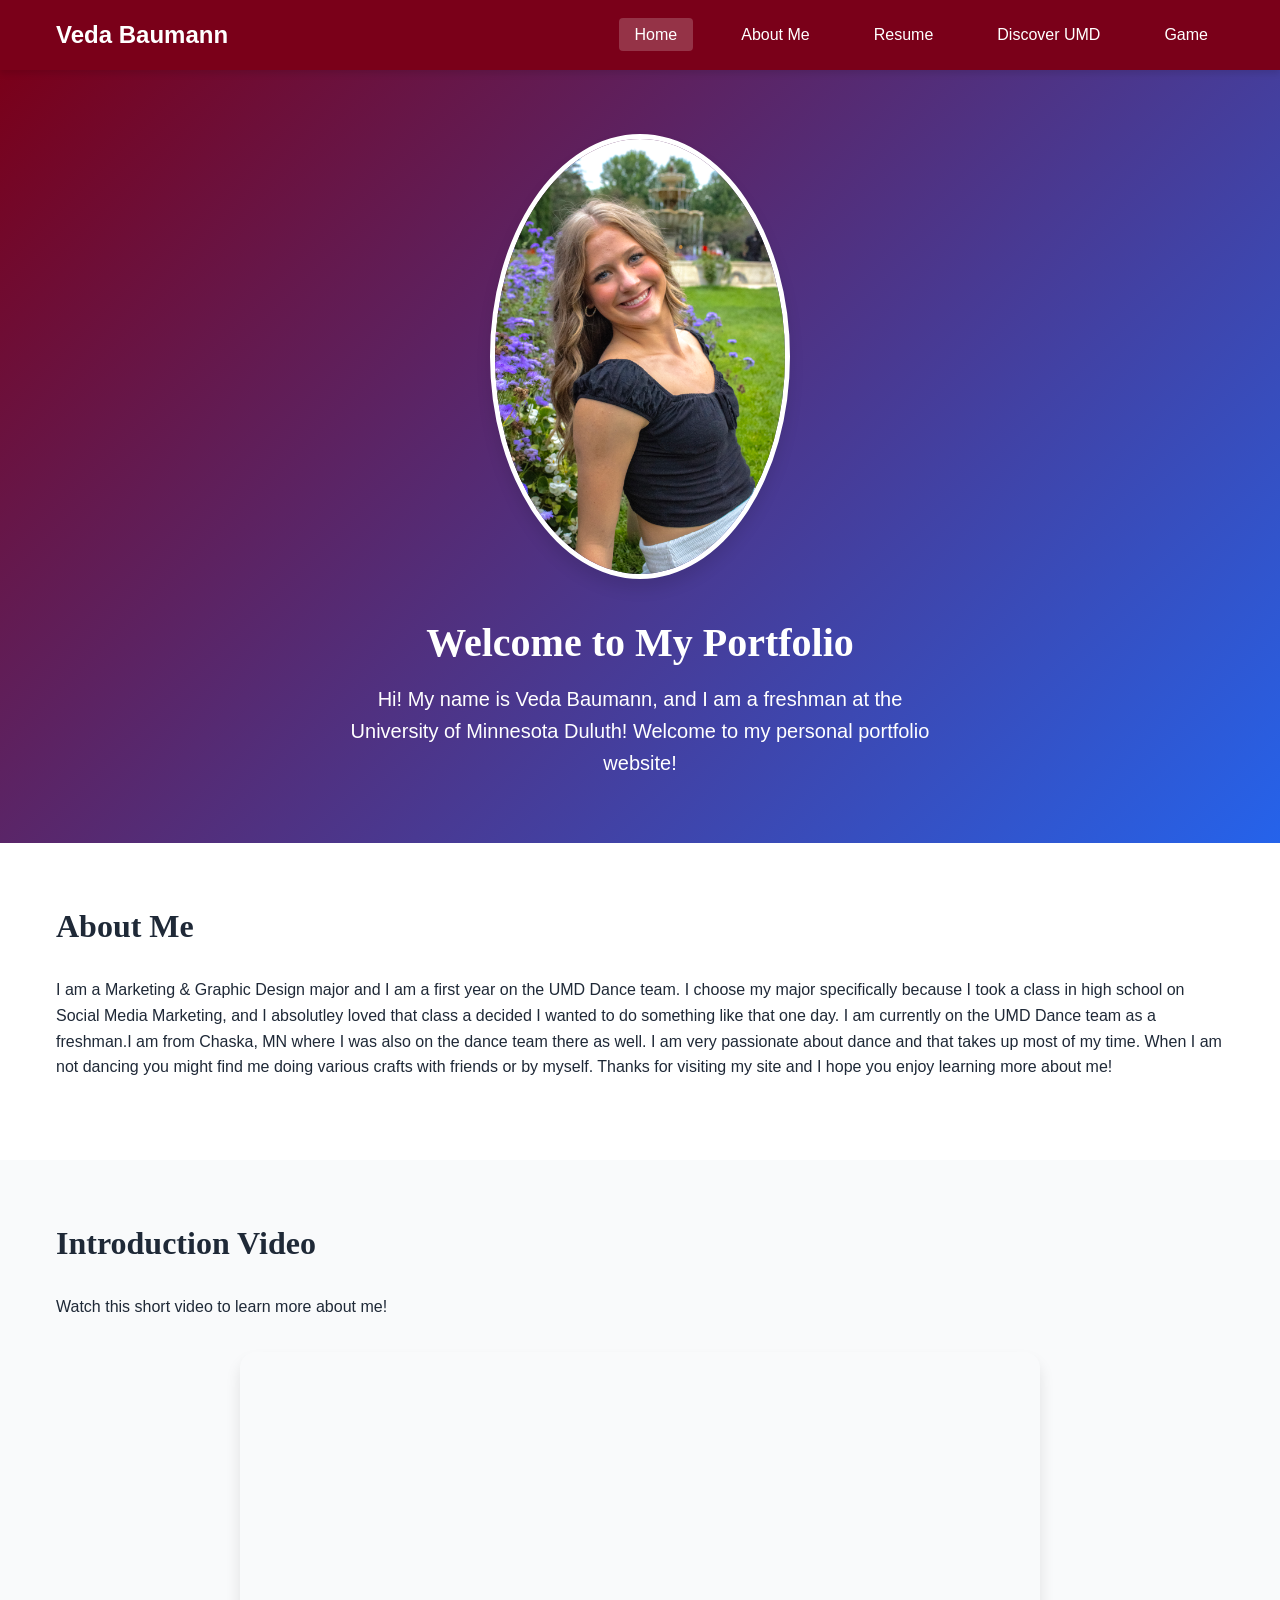
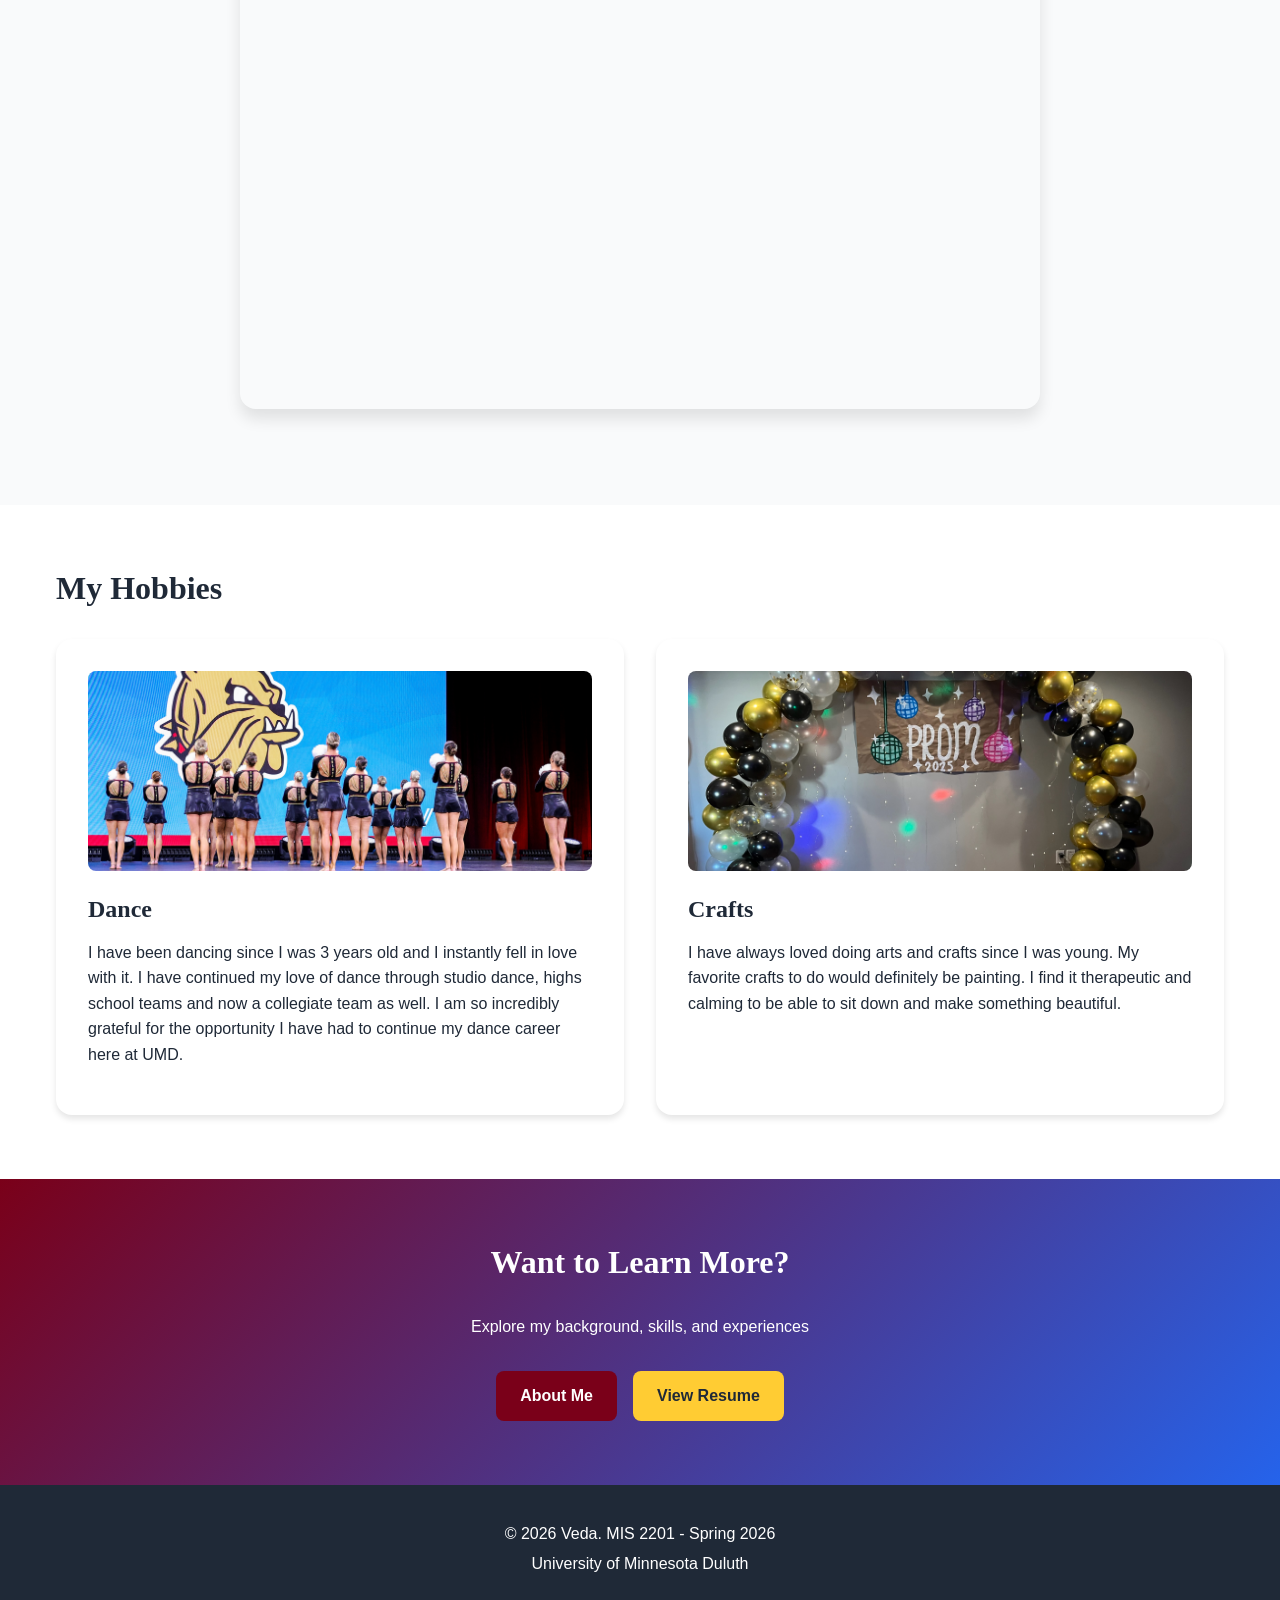
<file: index.html>
<!DOCTYPE html>
<html lang="en">
<head>
    <meta charset="UTF-8">
    <meta name="viewport" content="width=device-width, initial-scale=1.0">
    <meta name="description" content="Veda's professional portfolio website - MIS 2201 student at UMD">
    <meta name="keywords" content="portfolio, web development, UMD, Marketing & Graphic Design, Dance, Crafts">
    <meta name="author" content="Veda Baumann">
    <title>Veda Baumann - Home | Personal Portfolio</title>
    <link rel="stylesheet" href="css/style.css">
</head>

<body>

    <nav class="navbar">
        <div class="container">
            <div class="logo">
                <a href="index.html">
                    Veda Baumann
                </a>
            </div>
            <ul class="nav-menu">
                <li><a href="index.html" class="active">Home</a></li>
                <li><a href="about.html">About Me</a></li>
                <li><a href="resume.html">Resume</a></li>
                <li><a href="discover-umd.html">Discover UMD</a></li>
                <li><a href="game.html">Game</a></li>
            </ul>
            <div class="hamburger">
                <span></span>
                <span></span>
                <span></span>
            </div>
        </div>
    </nav>

    <header class="hero">
        <div class="container">
            <div class="hero-content">
                <img src="images/images:vedabaumann.jpg" alt="Veda Baumann professional photo" class="headshot">
                <h1>Welcome to My Portfolio</h1>
                <p class="intro">
                    Hi! My name is Veda Baumann, and I am a freshman at the University of Minnesota Duluth! Welcome to my personal portfolio website!

                </p>
            </div>
        </div>
    </header>

    <section class="introduction">
        <div class="container">
            <h2>About Me</h2>
            <p>
                I am a Marketing & Graphic Design major and I am a first year on the UMD Dance team. I choose my major specifically because I took a class in high school on Social Media Marketing, and I absolutley loved that class a decided I wanted to do something like that one day. I am currently on the UMD Dance team as a freshman.I am from Chaska, MN where I was also on the dance team there as well. I am very passionate about dance and that takes up most of my time. When I am not dancing you might find me doing various crafts with friends or by myself. Thanks for visiting my site and I hope you enjoy learning more about me!
            </p>
        </div>
    </section>

    <!-- =============================================================================
         WELCOME VIDEO SECTION
         =============================================================================
         REQUIRED (Part of 6 pts for Home Page):
         - Short welcome video where you introduce yourself
         - Recommended: 30-60 seconds long
         - Show your personality! Smile, be confident
         
         ============================================================================= 
         
         VIDEO EMBEDDING: YOU HAVE 3 OPTIONS
         Choose the option that works best for you:
         
         OPTION 1: YouTube (RECOMMENDED - EASIEST)
         ==========================================
         1. Upload your video to YouTube
         2. Click "Share" → "Embed"
         3. Copy the iframe code
         4. Replace the iframe below
         
         PROS: Easy, reliable, handles all devices automatically, free hosting
         CONS: Requires YouTube account, video is public
         
         FILE FORMATS for upload: YouTube accepts MP4, MOV, AVI, WMV
         
         
         OPTION 2: Vimeo (GREAT ALTERNATIVE)
         ====================================
         1. Upload to Vimeo (vimeo.com)
         2. Get embed code
         3. Replace iframe below
         
         PROS: Professional looking, good for portfolios, no ads
         CONS: Free tier has weekly upload limits
         
         
         OPTION 3: Self-Hosted HTML5 Video (ADVANCED)
         =============================================
         Host the video file yourself (on GitHub Pages, Netlify, etc.)
         
         PROS: Full control, no external platform needed
         CONS: Larger files slow down your site, browser compatibility issues
         
         FILE FORMATS: Use BOTH MP4 and WebM for maximum compatibility
         - MP4: Works in Chrome, Safari, Edge, Firefox
         - WebM: Smaller file size, works in modern browsers
         
         Recommended specs:
         - Resolution: 1920x1080 (1080p) or 1280x720 (720p)
         - Length: 30-60 seconds (keep under 2 minutes)
         - File size: Under 50MB (compress if needed)
         - Codec: H.264 for MP4
         
         COMPRESSION TOOLS:
         - HandBrake (free): handbrake.fr
         - Online: cloudconvert.com, freeconvert.com
         
         ============================================================================= -->
    <section class="welcome-video">
        <div class="container">
            <h2>Introduction Video</h2>
            <p>Watch this short video to learn more about me!</p>

            <div class="video-container">

                <!-- =====================================================================
                     SAMPLE VIDEO (Replace with YOUR video!)
                     =====================================================================
                     A sample video is included so you can see how it looks.
                     You MUST replace this with YOUR OWN welcome video before submitting.
                     
                     You have 3 options for your own video:
                     
                     OPTION 1: YOUTUBE (RECOMMENDED - EASIEST)
                     - Upload your video to YouTube
                     - Click "Share" > "Embed" > Copy the iframe code
                     - Replace the <video> tag below with your YouTube iframe
                     - Example:
                       <iframe width="560" height="315" 
                               src="https://www.youtube.com/embed/YOUR_VIDEO_ID" 
                               title="Welcome Video" frameborder="0"
                               allow="accelerometer; autoplay; clipboard-write; encrypted-media; gyroscope; picture-in-picture"
                               allowfullscreen>
                       </iframe>
                     
                     OPTION 2: VIMEO
                     - Upload to vimeo.com, get embed code
                     - Replace the <video> tag below with Vimeo iframe
                     
                     OPTION 3: SELF-HOSTED (current setup)
                     - Replace videos/sample-welcome.mp4 with YOUR video file
                     - Provide BOTH MP4 and WebM for best browser compatibility
                     ===================================================================== -->
                <iframe width="560" height="315" src="https://www.youtube.com/embed/pEicSyjDa2E?si=TG8o3EXWS5-dz_fS" title="YouTube video player" frameborder="0" allow="accelerometer; autoplay; clipboard-write; encrypted-media; gyroscope; picture-in-picture; web-share" referrerpolicy="strict-origin-when-cross-origin" allowfullscreen></iframe>
                <!-- ^^^ REPLACE THIS with YOUR welcome video (YouTube, Vimeo, or your own file) -->
            </div>
        </div>
    </section>

    
    <section class="hobbies">
        <div class="container">
            <h2>My Hobbies</h2>
            <div class="hobby-grid">
                <div class="hobby-card">
                    <img src="images/UMD UDA 2026-56.jpg"
                        alt="Dance Picture">
                    <h3>Dance</h3>
                    <p>
                        I have been dancing since I was 3 years old and I instantly fell in love with it. I have continued my love of dance through studio dance, highs school teams and now a collegiate team as well. I am so incredibly grateful for the opportunity I have had to continue my dance career here at UMD.
                    </p>
                </div>

                <div class="hobby-card">
                    <img src="images/3022C406-5CE8-45EA-BD0D-044635A0C41E.jpeg" alt="Painting">

                    <h3>Crafts</h3>

                    <p>
                        I have always loved doing arts and crafts since I was young. My favorite crafts to do would definitely be painting. I find it therapeutic and calming to be able to sit down and make something beautiful.
                    </p>
                </div>

            </div>
        </div>
    </section>

    <section class="cta">
        <div class="container">
            <h2>Want to Learn More?</h2>
            <p>Explore my background, skills, and experiences</p>
            <div class="cta-buttons">
                <a href="about.html" class="btn btn-primary">About Me</a>
                <a href="resume.html" class="btn btn-secondary">View Resume</a>
            </div>
        </div>
    </section>

    <footer>
        <div class="container">
            <p>&copy; 2026 Veda. MIS 2201 - Spring 2026</p>
            <p>University of Minnesota Duluth</p>
        </div>
    </footer>
    <script src="js/script.js"></script>

</body>

</html>

<!-- ==================================================================================
     SUBMISSION CHECKLIST FOR index.html (Home Page)
     ==================================================================================
     
     Before submitting, verify YOU HAVE:
     ✓ Replaced [YOUR NAME] everywhere it appears
     ✓ Written a professional introduction paragraph
     ✓ Replaced headshot image with YOUR photo
     ✓ Added YOUR welcome video (YouTube, Vimeo, or self-hosted)
     ✓ Described YOUR two hobbies with images
     ✓ Replaced ALL placeholder images with YOUR images
     ✓ Updated all alt text for images
     ✓ Tested page in browser (looks good on desktop AND mobile)
     ✓ All links in navigation work
     ✓ Video plays correctly
     ✓ No "localhost" references (when you deploy)
     
     TESTING:
     1. Open index.html in your browser
     2. Click all navigation links (should work)
     3. Check that all images load
     4. Play the video
     5. Test on your phone (responsive design)
     
     GRADING: This page is worth 6 points out of 22 total for Required Pages
     
     ================================================================================== -->
</file>
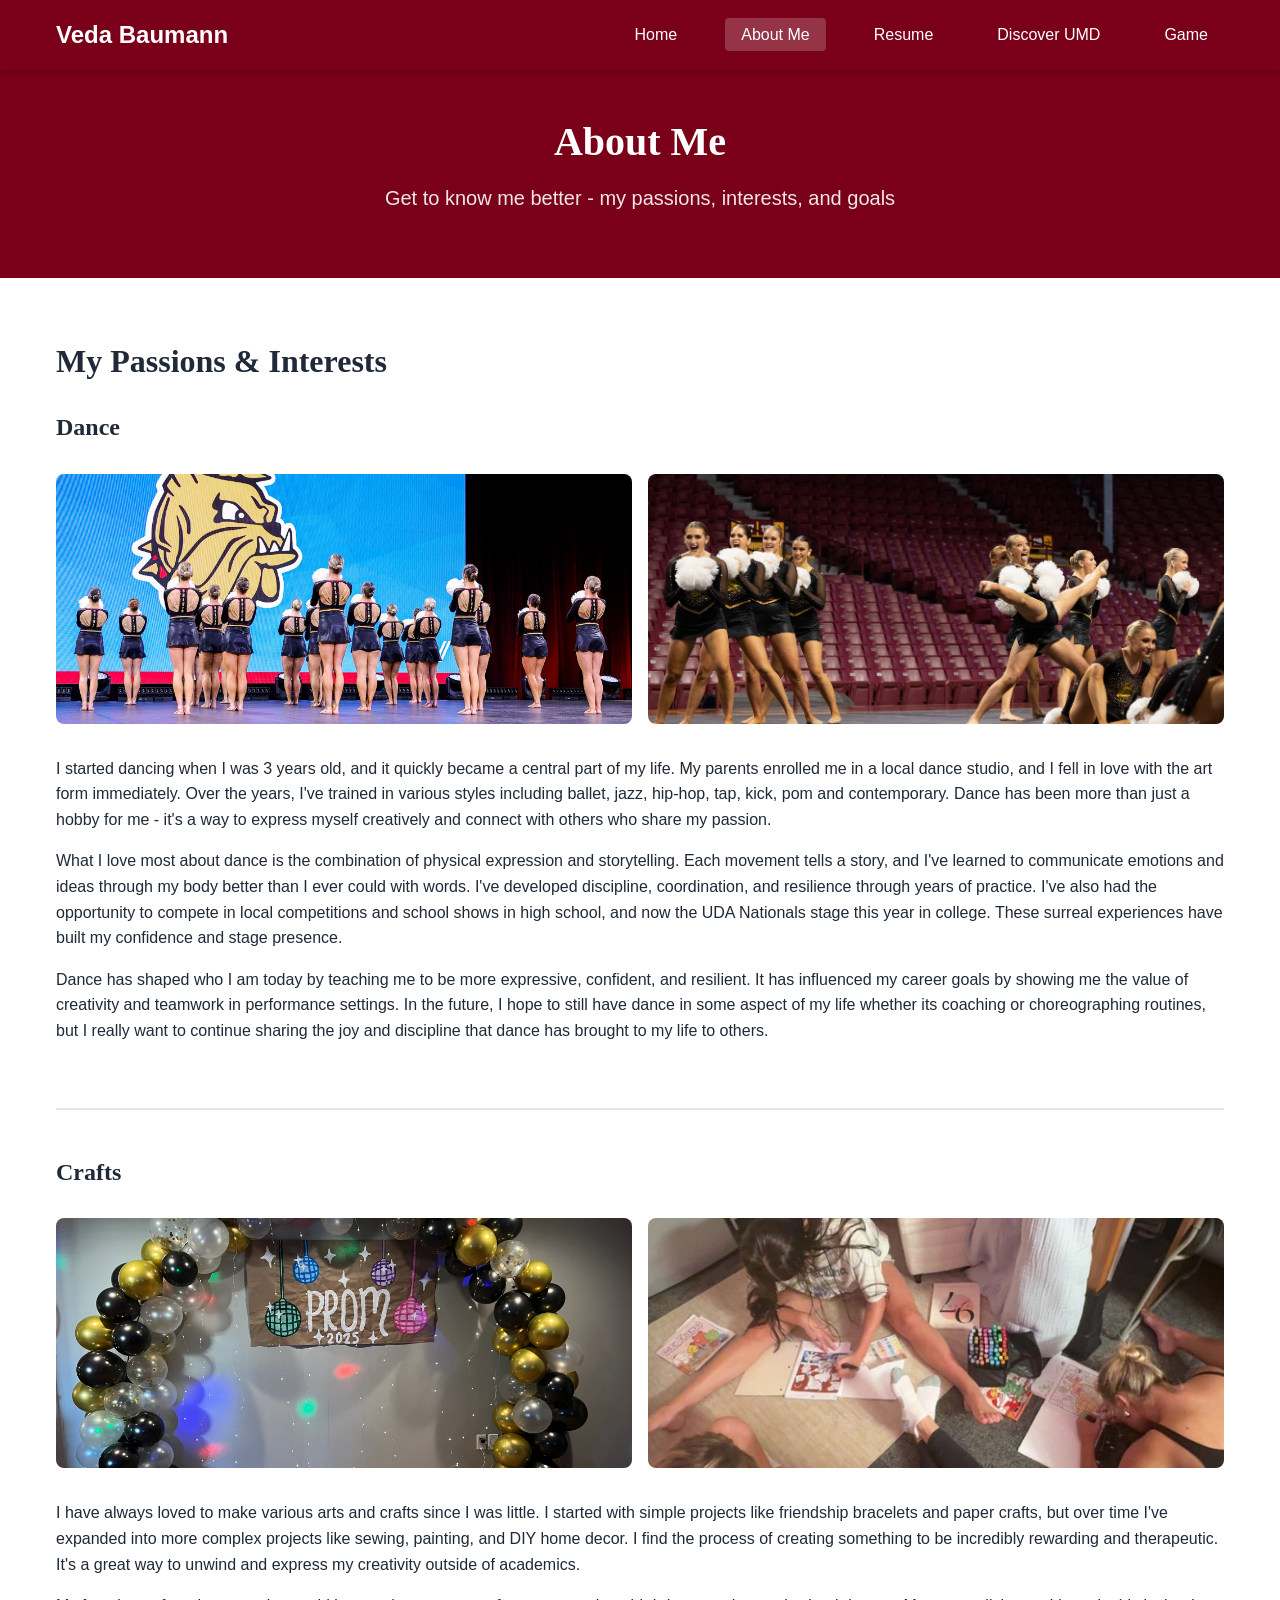
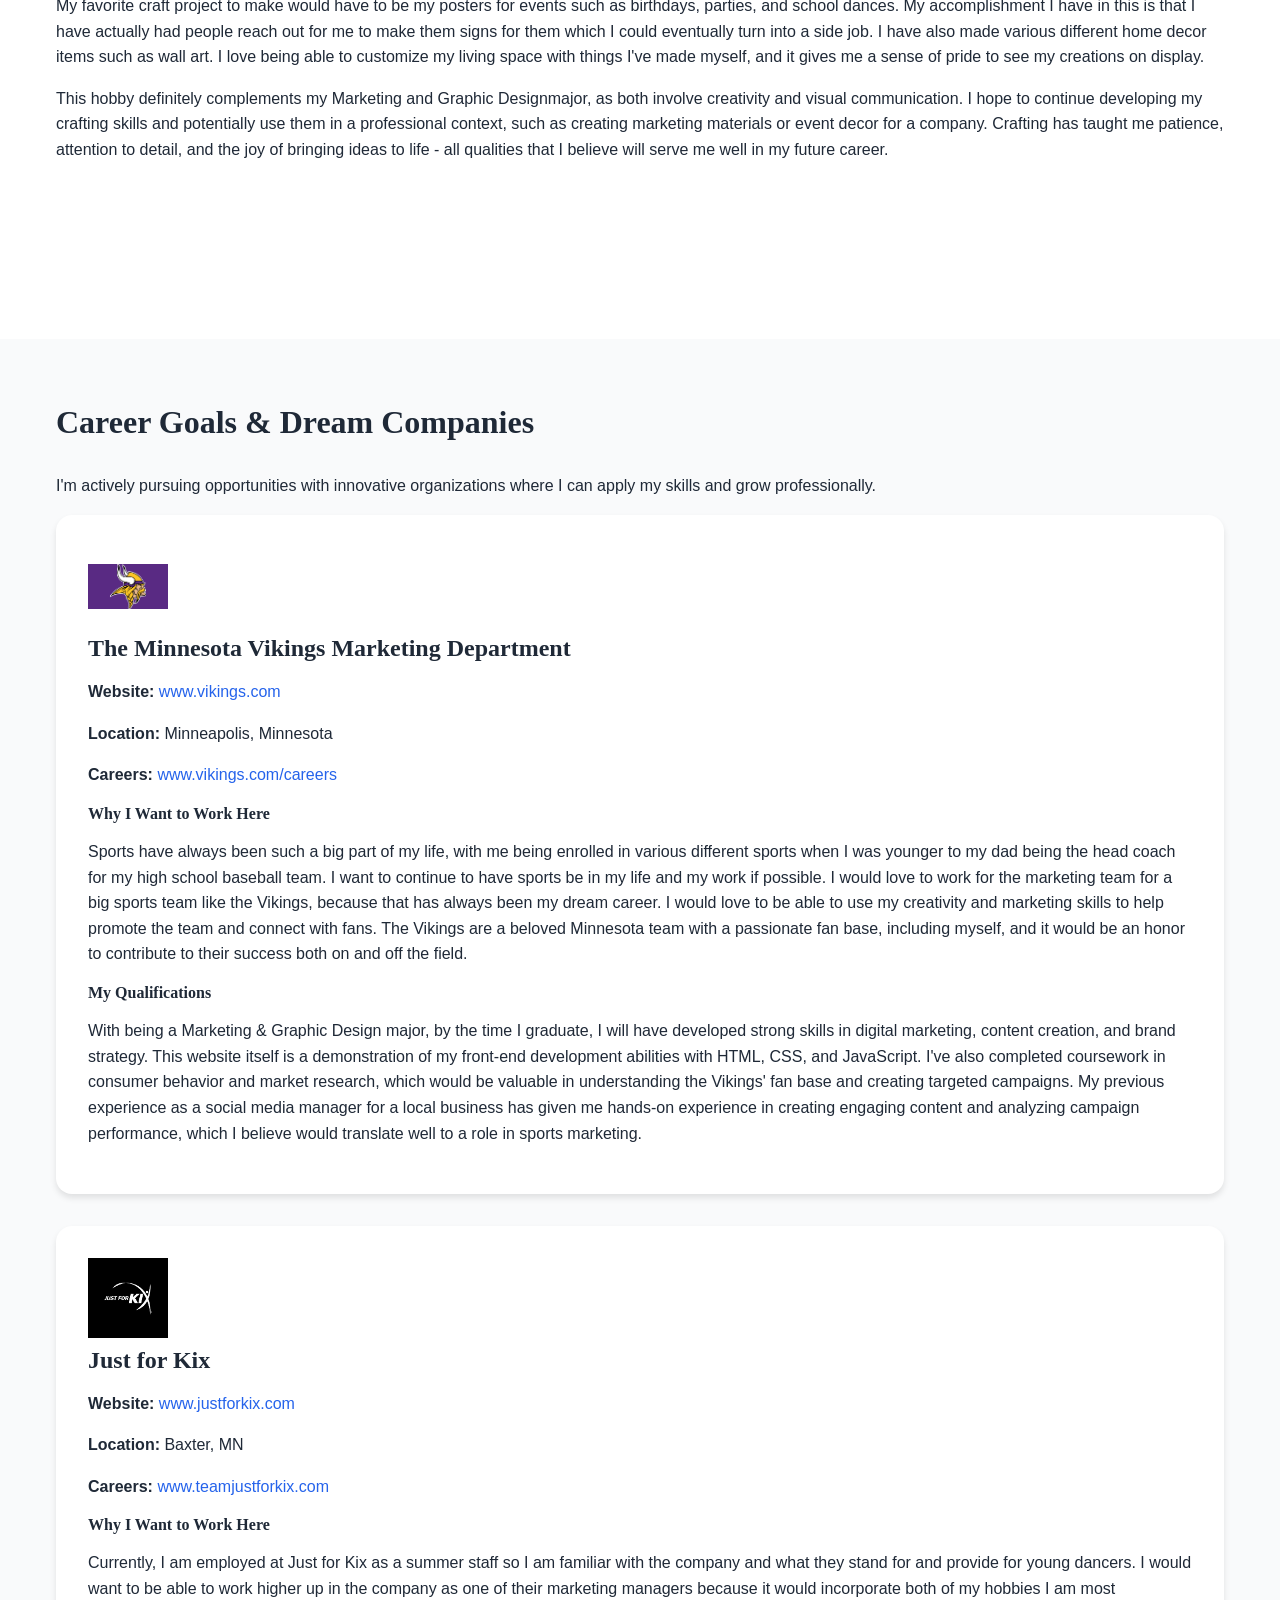
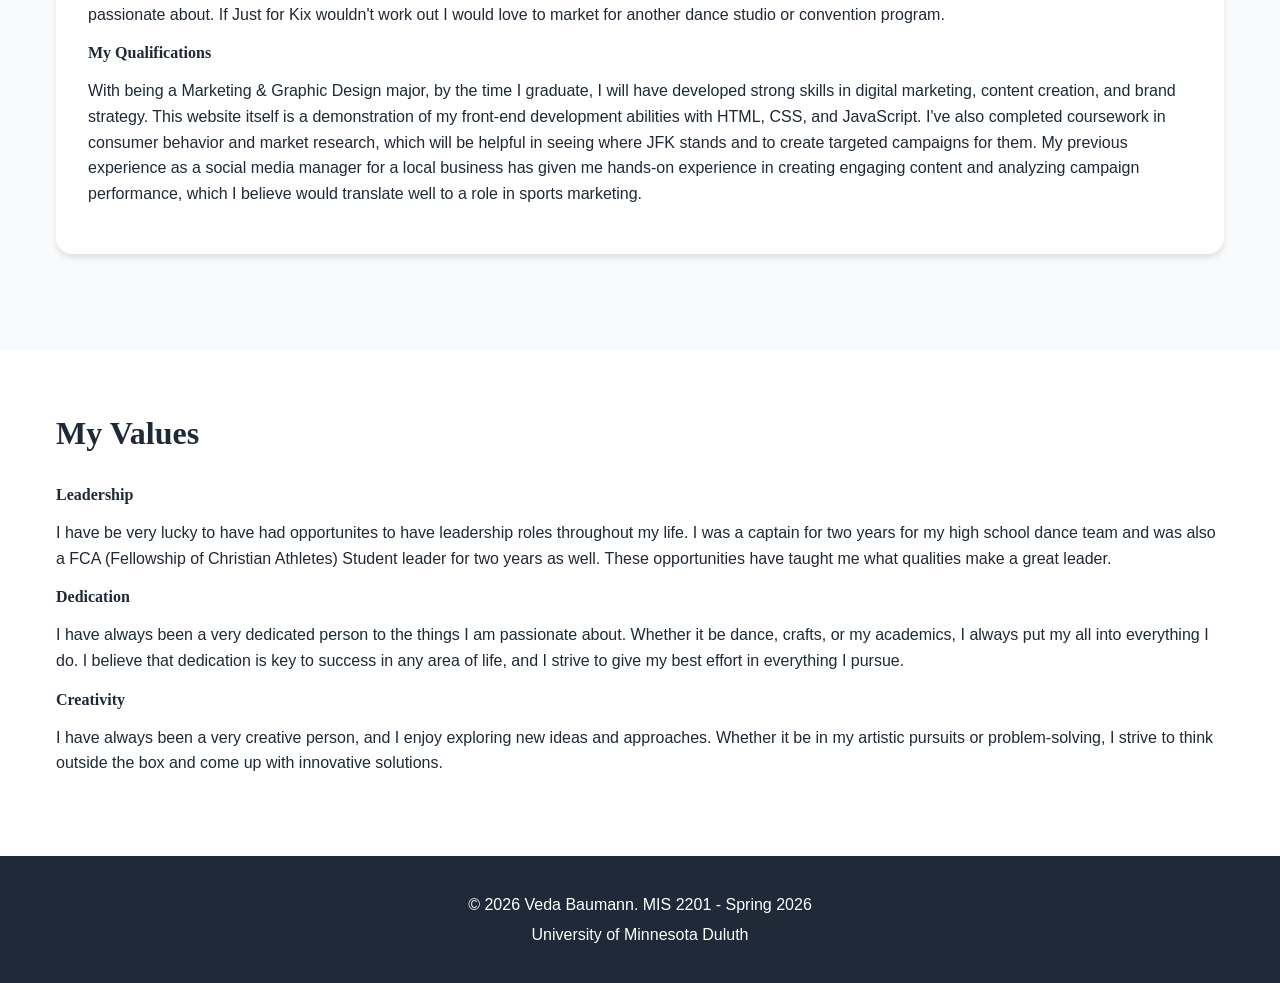
<file: about.html>
<!DOCTYPE html>
<html lang="en">

<head>
    <meta charset="UTF-8">
    <meta name="viewport" content="width=device-width, initial-scale=1.0">
    <meta name="description" content="[YOUR NAME] - About Me, hobbies, interests, career goals">

    <title>Veda Baumann - About Me | Personal Portfolio</title>

    <link rel="stylesheet" href="css/style.css">
</head>

<body>

   <nav class="navbar">
        <div class="container">
            <div class="logo">
                <a href="index.html">
                    Veda Baumann
                </a>
            </div>

            <ul class="nav-menu">
                <li><a href="index.html" class="active">Home</a></li>
                <li><a href="about.html">About Me</a></li>
                <li><a href="resume.html">Resume</a></li>
                <li><a href="discover-umd.html">Discover UMD</a></li>
                <li><a href="game.html">Game</a></li>
            </ul>
            
            <div class="hamburger">
                <span></span>
                <span></span>
                <span></span>
            </div>
        </div>
    </nav>

    <header class="page-header">
        <div class="container">
            <h1>About Me</h1>
            <p>Get to know me better - my passions, interests, and goals</p>
        </div>
    </header>

    <section class="hobbies-detailed">
        <div class="container">
            <h2>My Passions & Interests</h2>

            <div class="hobby-detail">
                <h3>Dance</h3>
                <div class="hobby-images">
                    <img src="images/UMD UDA 2026-56.jpg" alt="Veda dancing">
                    <img src="images/UMD BOB-24.jpg" alt="Veda performing in a dance routine">
                </div>

                <div class="hobby-story">
                    <p>
                        I started dancing when I was 3 years old, and it quickly became a central part of my life. My parents enrolled me in a local dance studio, and I fell in love with the art form immediately. Over the years, I've trained in various styles including ballet, jazz, hip-hop, tap, kick, pom and contemporary. Dance has been more than just a hobby for me - it's a way to express myself creatively and connect with others who share my passion.
                    </p>

                    <p>
                        What I love most about dance is the combination of physical expression and storytelling. Each movement tells a story, and I've learned to communicate emotions and ideas through my body better than I ever could with words. I've developed discipline, coordination, and resilience through years of practice. I've also had the opportunity to compete in local competitions and school shows in high school, and now the UDA Nationals stage this year in college. These surreal experiences have built my confidence and stage presence.

                    </p>

                    <p>
                        Dance has shaped who I am today by teaching me to be more expressive, confident, and resilient. It has influenced my career goals by showing me the value of creativity and teamwork in performance settings. In the future, I hope to still have dance in some aspect of my life whether its coaching or choreographing routines, but I really want to continue sharing the joy and discipline that dance has brought to my life to others.
                    </p>

                </div>
            </div>

            <div class="hobby-detail">
                <h3>Crafts</h3>

                <div class="hobby-images">
                
                     <img src="images/3022C406-5CE8-45EA-BD0D-044635A0C41E.jpeg" alt="Veda's project">
                    <img src="images/7BEE92AF-CB0A-40AE-B567-6859AE5C90DC_1_105_c.jpeg" alt="Veda working on a craft project">
                    
                </div>

                <div class="hobby-story">
                    <p>
                        I have always loved to make various arts and crafts since I was little. I started with simple projects like friendship bracelets and paper crafts, but over time I've expanded into more complex projects like sewing, painting, and DIY home decor. I find the process of creating something to be incredibly rewarding and therapeutic. It's a great way to unwind and express my creativity outside of academics.
                    </p>

                    <p>
                        My favorite craft project to make would have to be my posters for events such as birthdays, parties, and school dances. My accomplishment I have in this is that I have actually had people reach out for me to make them signs for them which I could eventually turn into a side job. I have also made various different home decor items such as wall art. I love being able to customize my living space with things I've made myself, and it gives me a sense of pride to see my creations on display.
                    </p>

                    <p>
                        This hobby definitely complements my Marketing and Graphic Designmajor, as both involve creativity and visual communication. I hope to continue developing my crafting skills and potentially use them in a professional context, such as creating marketing materials or event decor for a company. Crafting has taught me patience, attention to detail, and the joy of bringing ideas to life - all qualities that I believe will serve me well in my future career.
                    </p>
                </div>
            </div>

        </div>
    </section>

    <section class="career-goals">
        <div class="container">
            <h2>Career Goals & Dream Companies</h2>
            <p>I'm actively pursuing opportunities with innovative organizations where I can apply my skills and grow
                professionally.</p>

            <div class="companies-grid">

                <div class="company-card">
                
                    <img src="images/vikings.webp" alt="Vikings logo" class="company-logo">
                    
                    
                    <h3>The Minnesota Vikings Marketing Department</h3>
                   
                    <div class="company-info">
                        <p><strong>Website:</strong> <a href="https://www.vikings.com/"
                                target="_blank">www.vikings.com</a></p>
                      

                        <p><strong>Location:</strong> Minneapolis, Minnesota</p>
                       
                        <p><strong>Careers:</strong> <a href="https://workforcenow.adp.com/mascsr/default/mdf/recruitment/recruitment.html?cid=79875354-b46d-4cef-b74b-aff52f5942af&ccId=19000101_000001&type=JS&lang=en_US"
                                target="_blank">www.vikings.com/careers</a></p>
                        
                    </div>

                    
                    <div class="why-interested">
                        <h4>Why I Want to Work Here</h4>
                        <p>
                            Sports have always been such a big part of my life, with me being enrolled in various different sports when I was younger to my dad being the head coach for my high school baseball team. I want to continue to have sports be in my life and my work if possible. I would love to work for the marketing team for a big sports team like the Vikings, because that has always been my dream career. I would love to be able to use my creativity and marketing skills to help promote the team and connect with fans. The Vikings are a beloved Minnesota team with a passionate fan base, including myself, and it would be an honor to contribute to their success both on and off the field.

                        </p>
                    </div>

                   
                    <div class="qualifications">
                        <h4>My Qualifications</h4>
                        <p>
                            With being a Marketing & Graphic Design major, by the time I graduate, I will have developed strong skills in digital marketing, content creation, and brand strategy. This website itself is a demonstration of my front-end development abilities with HTML, CSS, and JavaScript. I've also completed coursework in consumer behavior and market research, which would be valuable in understanding the Vikings' fan base and creating targeted campaigns. My previous experience as a social media manager for a local business has given me hands-on experience in creating engaging content and analyzing campaign performance, which I believe would translate well to a role in sports marketing.

                        </p>
                    </div>
                </div>

                <div class="company-card">
                    <img src="images/images.png" alt="Just for Kix logo" class="company-logo">

                    <h3>Just for Kix</h3>

                    <div class="company-info">
                        <p><strong>Website:</strong> <a href="https://www.justforkix.com/"
                                target="_blank">www.justforkix.com</a></p>
                        <p><strong>Location:</strong> Baxter, MN</p>
                        <p><strong>Careers:</strong> <a href="https://www.teamjustforkix.com/"
                                target="_blank">www.teamjustforkix.com</a></p>
                    </div>

                    <div class="why-interested">
                        <h4>Why I Want to Work Here</h4>
                        <p>
                            Currently, I am employed at Just for Kix as a summer staff so I am familiar with the company and what they stand for and provide for young dancers. I would want to be able to work higher up in the company as one of their marketing managers because it would incorporate both of my hobbies I am most passionate about. If Just for Kix wouldn't work out I would love to market for another dance studio or convention program.         </p>
                    </div>

                    <div class="qualifications">
                        <h4>My Qualifications</h4>
                        <p>
                           With being a Marketing & Graphic Design major, by the time I graduate, I will have developed strong skills in digital marketing, content creation, and brand strategy. This website itself is a demonstration of my front-end development abilities with HTML, CSS, and JavaScript. I've also completed coursework in consumer behavior and market research, which will be helpful in seeing where JFK stands and to create targeted campaigns for them. My previous experience as a social media manager for a local business has given me hands-on experience in creating engaging content and analyzing campaign performance, which I believe would translate well to a role in sports marketing.

                        </p>
                    </div>
                </div>

            </div>
        </div>
    </section>

    <section class="values">
        <div class="container">
            <h2>My Values</h2>
            <div class="values-grid">
                <div class="value-item">
                    <h4>Leadership</h4>
                    <p>I have be very lucky to have had opportunites to have leadership roles throughout my life. I was a captain for two years for my high school dance team and was also a FCA (Fellowship of Christian Athletes) Student leader for two years as well. These opportunities have taught me what qualities make a great leader.</p>
                </div>
                <div class="value-item">
                    <h4>Dedication</h4>
                    <p>I have always been a very dedicated person to the things I am passionate about. Whether it be dance, crafts, or my academics, I always put my all into everything I do. I believe that dedication is key to success in any area of life, and I strive to give my best effort in everything I pursue.</p>
                </div>
                <div class="value-item">
                    <h4>Creativity</h4>
                    <p>I have always been a very creative person, and I enjoy exploring new ideas and approaches. Whether it be in my artistic pursuits or problem-solving, I strive to think outside the box and come up with innovative solutions.</p>
                </div>
               
            </div>
        </div>
    </section>

    <footer>
        <div class="container">
            <p>&copy; 2026 Veda Baumann. MIS 2201 - Spring 2026</p>
            <p>University of Minnesota Duluth</p>
        </div>
    </footer>

    <script src="js/script.js"></script>

</body>

</html>

<!-- ==================================================================================
     SUBMISSION CHECKLIST FOR about.html (About Me Page)
     ==================================================================================
     
     Before submitting, verify YOU HAVE:
     ✓ Written detailed stories about your 2 hobbies (3-5 paragraphs each)
     ✓ Included minimum 3 total images of your interests
     ✓ Researched 2 REAL companies you want to work for
     ✓ Included company logos for both companies
     ✓ Provided contact information for both companies (website, location, careers page)
     ✓ Written specific reasons WHY you want to work at each company
     ✓ Explained YOUR qualifications for each company
     ✓ Replaced ALL placeholder text with your content
     ✓ Replaced ALL placeholder images with your images
     ✓ Tested page in browser (looks good on desktop AND mobile)
     ✓ All navigation links work
     
     GRADING: This page is worth 6 points out of 22 total for Required Pages
     
     COMMON MISTAKES TO AVOID:
     ✗ Generic "I want to work here because it's a great company"
     ✗ No company logos
     ✗ Missing contact information
     ✗ Less than 3 images total
     ✗ Short, surface-level hobby descriptions
     ✗ Not explaining YOUR specific qualifications
     
     ================================================================================== -->
</file>
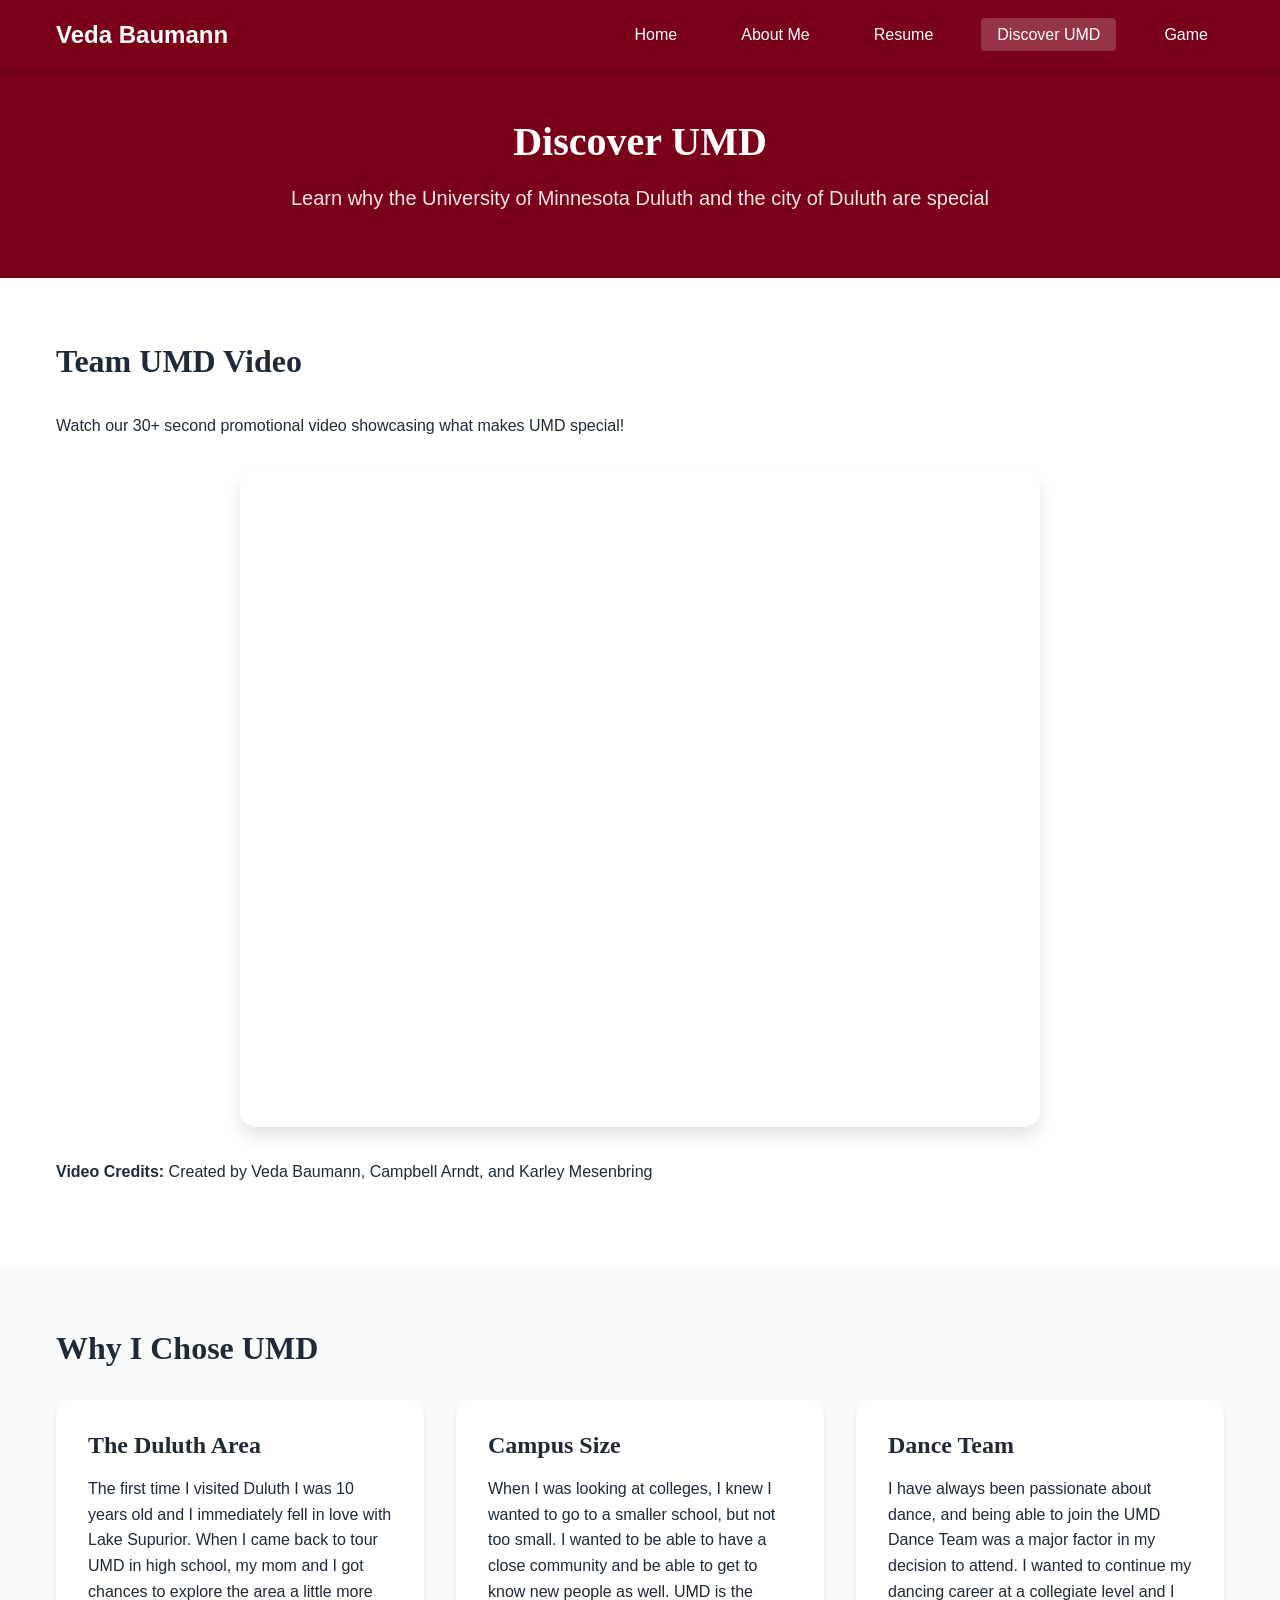
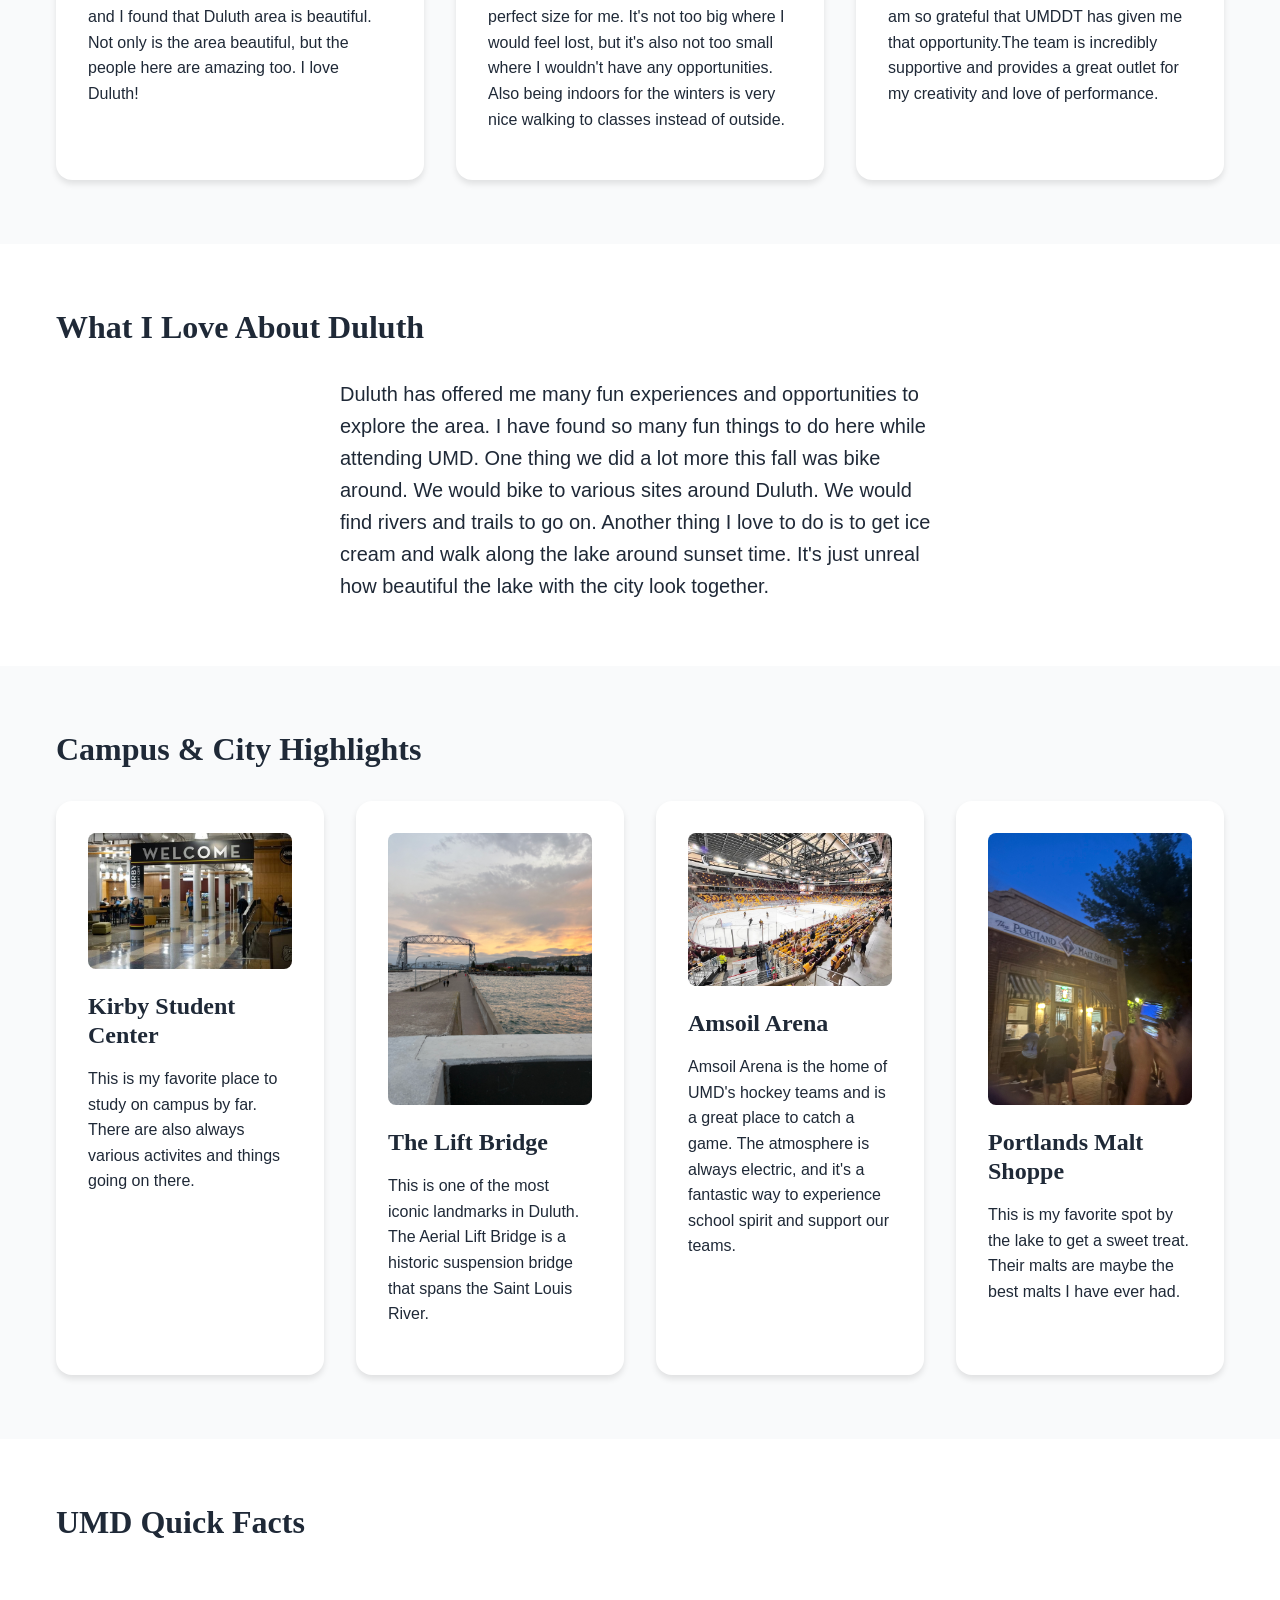
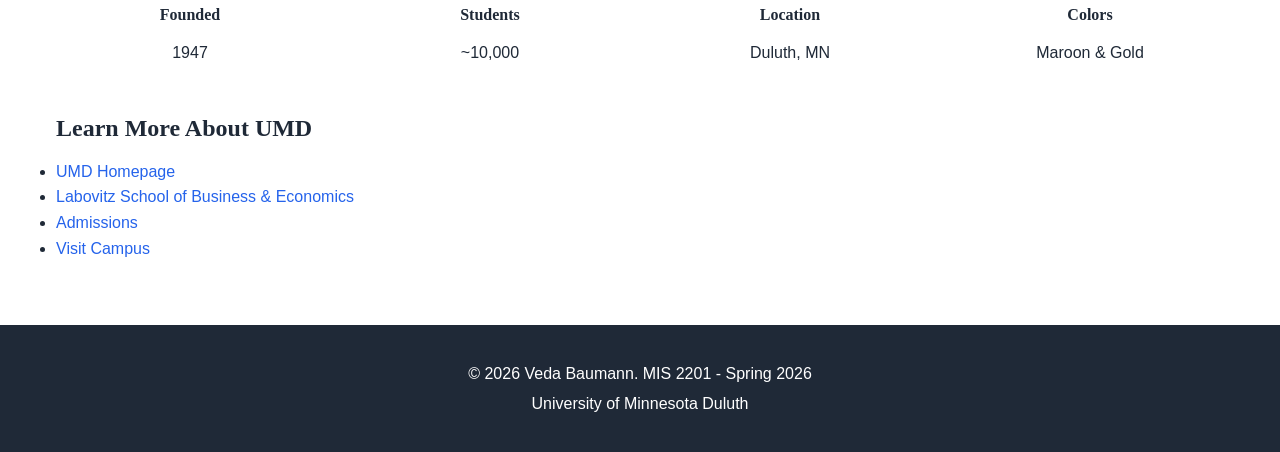
<file: discover-umd.html>
<!DOCTYPE html>
<!-- ==================================================================================
     MIS 2201 PHASE 1: PERSONAL WEBSITE - DISCOVER UMD PAGE
     ==================================================================================
     
     FILE: discover-umd.html (DISCOVER UMD PAGE)
     DUE: March 20, 2026, 11:00 AM
     POINTS: 5 pts (out of 22 pts for Required Pages Content) + 8 pts for Team Video
     TOTAL IMPACT: 13 pts (5 for page content + 8 for team video!)
     
     REQUIREMENTS FOR THIS PAGE:
     ✓ Why you chose UMD
     ✓ What you like about Duluth
     ✓ Campus highlights and experiences
     ✓ Pictures of campus/Duluth area  
     * EMBEDDED TEAM UMD VIDEO (30+ seconds) -- CRITICAL! Worth 8 pts!
    
     IMPORTANT: TEAM VIDEO
     This page includes your TEAM's 30+ second UMD marketing video.
     - Worth 8 points (largest single component!)
     - Created by your 5-person team
     - ALL team members use the SAME video
     - Must be embedded on this page
     
     ================================================================================== -->

<html lang="en">

<head>
    <meta charset="UTF-8">
    <meta name="viewport" content="width=device-width, initial-scale=1.0">
    <meta name="description" content="Discover UMD - [YOUR NAME]'s experience at University of Minnesota Duluth">

    <title>Veda Baumann - Discover UMD | Personal Portfolio</title>

    <link rel="stylesheet" href="css/style.css">
</head>

<body>

   <nav class="navbar">
        <div class="container">
            <div class="logo">
                <a href="index.html">
                    Veda Baumann
                </a>
            </div>

            <ul class="nav-menu">
                <li><a href="index.html" class="active">Home</a></li>
                <li><a href="about.html">About Me</a></li>
                <li><a href="resume.html">Resume</a></li>
                <li><a href="discover-umd.html">Discover UMD</a></li>
              
                <li><a href="game.html">Game</a></li>
            </ul>

            <div class="hamburger">
                <span></span>
                <span></span>
                <span></span>
            </div>
        </div>
    </nav>

    <header class="page-header">
        <div class="container">
            <h1>Discover UMD</h1>
            <p>Learn why the University of Minnesota Duluth and the city of Duluth are special</p>
        </div>
    </header>

    <!-- =============================================================================
         TEAM UMD MARKETING VIDEO
         =============================================================================
         CRITICAL REQUIREMENT - Worth 8 POINTS! (Largest single component)
         
         TEAM VIDEO REQUIREMENTS:
         ✓ At least 30 seconds in length
         ✓ Created by your 5-person TEAM (same team as Phase 2)
         ✓ Promoted UMD - highlights campus life, academics, student activities, or Duluth
         ✓ ALL team members embed the SAME video on their individual websites
         ✓ Must be embedded on this page (not just linked)
         
         VIDEO CONTENT IDEAS:
         - Campus tour showing iconic buildings and locations
         - Student testimonials about why they love UMD
         - Duluth attractions and scenery
         - Academic programs and opportunities
         - Student life and activities
         - Mix of the above!
         
         PRODUCTION TIPS:
         - Use smartphone camera (quality is fine!)
         - Good lighting (daytime outdoor shots work best)
         - Stable footage (use tripod or steady hands)
         - Clear audio (limit background noise)
         - Simple editing (free tools: iMovie, Windows Video Editor, CapCut)
         - Keep it positive and energetic!
         
         ============================================================================= 
         
         VIDEO EMBEDDING: YOU HAVE 3 OPTIONS
         Choose what works best for your team:
         
         ═══════════════════════════════════════════════════════════════════════════
         OPTION 1: YOUTUBE (MOST RECOMMENDED)
         ═══════════════════════════════════════════════════════════════════════════
         
         PROS:
         ✓ Easiest and most reliable
         ✓ Free, unlimited hosting
         ✓ Works on all devices automatically
         ✓ One team member uploads, everyone uses same link
         ✓ Can be unlisted (only people with link can see it)
         
         CONS:
         ✗ Requires one team member to have/create YouTube account
         ✗ Video is hosted on YouTube platform
         
         FILE FORMATS YouTube accepts:
         - MP4 (most common, highly recommended)
         - MOV (iPhone default)
         - AVI (Windows)
         - WMV (Windows)
         - Many others
         
         UPLOAD STEPS:
         1. Have ONE team member upload video to YouTube
         2. Set visibility to "Unlisted" (recommended) or "Public"
         3. Click "Share" → "Embed" → Copy iframe code
         4. Share the embed code with all team members
         5. Everyone pastes the SAME embed code on their discover-umd.html page
         
         RECOMMENDED VIDEO SETTINGS for upload:
         - Resolution: 1920x1080 (1080p) or 1280x720 (720p)
         - Frame rate: 30fps or 60fps
         - Format: MP4 (H.264 codec)
         - Length: 30 seconds or longer
         - File size: YouTube handles up to 128GB, but yours will be small (under 100MB)
         
         
         ═══════════════════════════════════════════════════════════════════════════
         OPTION 2: VIMEO (PROFESSIONAL ALTERNATIVE)
         ═══════════════════════════════════════════════════════════════════════════
         
         PROS:
         ✓ More professional appearance
         ✓ No ads
         ✓ Cleaner embed player
         ✓ Privacy options (password protect if desired)
         
         CONS:
         ✗ Free tier has weekly upload limits (500MB/week, 5GB total)
         ✗ Slightly more complex than YouTube
         
         FILE FORMATS Vimeo accepts:
         - MP4 (recommended)
         - MOV
         - AVI
         - WMV
         - Many others
         
         UPLOAD STEPS:
         1. Create free Vimeo account
         2. Upload 30+ second video
         3. Get embed code from video page
         4. Share with teammates
         
         
         ═══════════════════════════════════════════════════════════════════════════
         OPTION 3: SELF-HOSTED HTML5 VIDEO (ADVANCED)
         ═══════════════════════════════════════════════════════════════════════════
         
         PROS:
         ✓ Complete control over video
         ✓ No external platform needed
         ✓ Works with GitHub Pages, Netlify, Vercel
         
         CONS:
         ✗ Larger files slow down your website
         ✗ Need to host video file (adds to repository size)
         ✗ Browser compatibility requires multiple formats
         ✗ Each team member needs to host their own copy
         
         RECOMMENDED ONLY IF:
         - Your team is comfortable with file hosting
         - You're using GitHub Pages/Netlify/Vercel
         - File size is under 25MB
         
         FILE FORMATS for HTML5 video:
         - MP4 (H.264 codec) - REQUIRED for Safari and most browsers
         - WebM (VP9 codec) - OPTIONAL but recommended (smaller files, modern browsers)
         
         RECOMMENDED SPECS:
         - Length: 30 seconds or longer
         - Resolution: 1920x1080 (1080p) or 1280x720 (720p)
         - Frame rate: 30fps
         - Bitrate: 5-8 Mbps for 1080p, 2.5-4 Mbps for 720p
         - Codec: H.264 for MP4
         - Target size: Under 25MB if possible
         
         COMPRESSION/CONVERSION TOOLS:
         - HandBrake (free, desktop): handbrake.fr
           - Open video → Format: MP4 → Preset: "Fast 1080p30" → Start
         - FFmpeg (command line, free)
         - Online: CloudConvert.com, FreeConvert.com
         
         CREATING WebM from MP4 (optional but good for file size):
         - HandBrake: Format: WebM → Preset: "Gmail Medium 5 Minutes 720p30"
         - Online converters
         
         HOSTING OPTIONS:
         - GitHub Pages: Works fine, just adds to repo size
         - Netlify/Vercel: Excellent for larger files
         - DO NOT use Dropbox/Google Drive direct links (not reliable)
         
         ============================================================================= -->
    <section class="team-video">
        <div class="container">
            <h2>Team UMD Video</h2>
            <p>Watch our 30+ second promotional video showcasing what makes UMD special!</p>

            <div class="video-container">

                <!-- =====================================================================
                     SAMPLE VIDEO (Replace with YOUR TEAM'S video!)
                     =====================================================================
                     A sample video is included so you can see how it looks.
                     You MUST replace this with YOUR TEAM'S 30+ second UMD video.
                     ALL 5 team members should use the SAME video!
                     
                     You have 3 options for your team video:
                     
                     OPTION 1: YOUTUBE (RECOMMENDED - EASIEST)
                     - ONE team member uploads your 30+ second video to YouTube
                     - Click "Share" > "Embed" > Copy the iframe code
                     - Share embed code with all team members
                     - Replace the <video> tag below with your YouTube iframe
                     - Example:
                       <iframe width="560" height="315" 
                               src="https://www.youtube.com/embed/YOUR_TEAM_VIDEO_ID" 
                               title="Team UMD Marketing Video" frameborder="0"
                               allow="accelerometer; autoplay; clipboard-write; encrypted-media; gyroscope; picture-in-picture; web-share"
                               allowfullscreen>
                       </iframe>
                     
                     OPTION 2: VIMEO
                     - Upload to vimeo.com, get embed code
                     - Replace the <video> tag below with Vimeo iframe
                     
                     OPTION 3: SELF-HOSTED (current setup)
                     - Replace videos/sample-campus.mp4 with YOUR team's video file
                     - Each team member needs their own copy of the file
                     - Provide BOTH MP4 and WebM for best browser compatibility
                     ===================================================================== -->
                <iframe width="560" height="315" src="https://www.youtube.com/embed/9LoS4alkRTA?si=vZR7AP7G-rtkliaw" title="YouTube video player" frameborder="0" allow="accelerometer; autoplay; clipboard-write; encrypted-media; gyroscope; picture-in-picture; web-share" referrerpolicy="strict-origin-when-cross-origin" allowfullscreen></iframe>
               

                <!-- =====================================================================
                     AUDIO EMBEDDING BONUS EXAMPLES
                     =====================================================================
                     Not required for this project, but here's how to embed audio
                     if you wanted to add music, podcast, or audio narration
                     ===================================================================== -->
                <!--
                AUDIO OPTION 1: HTML5 AUDIO ELEMENT
                <audio controls>
                    <source src="audio/background-music.mp3" type="audio/mpeg">
                    <source src="audio/background-music.ogg" type="audio/ogg">
                    Your browser does not support the audio element.
                </audio>
                
                AUDIO FILE FORMATS:
                - MP3: Most compatible, works in all browsers (recommended)
                - OGG: Smaller file size, works in modern browsers
                - WAV: Uncompressed, large files (avoid for web)
                
                AUDIO ATTRIBUTES:
                - controls: Shows play/pause/volume controls
                - autoplay: Starts playing automatically (annoying, don't use)
                - loop: Repeats when finished
                - muted: Starts muted (use with autoplay)
                
                AUDIO OPTION 2: SoundCloud EMBED
                <iframe width="100%" height="166" scrolling="no" frameborder="no"
                        src="https://w.soundcloud.com/player/?url=YOUR_TRACK_URL">
                </iframe>
                
                AUDIO OPTION 3: Spotify EMBED
                <iframe src="https://open.spotify.com/embed/track/TRACK_ID" 
                        width="300" height="80" frameborder="0" allowtransparency="true">
                </iframe>
                -->

            </div>

            <div class="video-credits">
                <p><strong>Video Credits:</strong> Created by Veda Baumann, Campbell Arndt, and Karley Mesenbring</p>
                <!-- List all your team members! -->
            </div>
        </div>
    </section>

    <!-- =============================================================================
         WHY I CHOSE UMD
         =============================================================================
         REQUIRED (Part of 5 pts for Discover UMD Page):
         - Explain why you chose to attend UMD
         - Be personal and genuine
         - 3-5 specific reasons
         
         IDEAS TO DISCUSS:
         - Academic programs (LSBE, specific major)
         - Location (Duluth, Lake Superior, outdoor activities)
         - Campus size (smaller, closer community)
         - Affordability/value
         - Distance from home (far enough/close enough)
         - Campus culture and environment
         - Specific opportunities (study abroad, internships, research)
          - Faculty and class sizes
         ============================================================================= -->
    <section class="why-umd">
        <div class="container">
            <h2>Why I Chose UMD</h2>

            <div class="reasons-grid">
               
                <div class="reason-card">
                    <h3>The Duluth Area</h3>
                    <p>
                        The first time I visited Duluth I was 10 years old and I immediately fell in love with Lake Supurior. When I came back to tour UMD in high school, my mom and I got chances to explore the area a little more and I found that Duluth area is beautiful. Not only is the area beautiful, but the people here are amazing too. I love Duluth!
                    </p>
                </div>

                <div class="reason-card">
                    <h3>Campus Size</h3>
                    <p>
                        When I was looking at colleges, I knew I wanted to go to a smaller school, but not too small. I wanted to be able to have a close community and be able to get to know new people as well. UMD is the perfect size for me. It's not too big where I would feel lost, but it's also not too small where I wouldn't have any opportunities. Also being indoors for the winters is very nice walking to classes instead of outside.
                    </p>
                </div>

                <div class="reason-card">
                    <h3>Dance Team</h3>
                    <p>
                        I have always been passionate about dance, and being able to join the UMD Dance Team was a major factor in my decision to attend. I wanted to continue my dancing career at a collegiate level and I am so grateful that UMDDT has given me that opportunity.The team is incredibly supportive and provides a great outlet for my creativity and love of performance. 
                    </p>
                </div>
            </div>
        </div>
    </section>

    <!-- =============================================================================
         WHAT I LOVE ABOUT DULUTH
         =============================================================================
         REQUIRED (Part of 5 pts for Discover UMD Page):
         - Share what you enjoy about the city of Duluth
         - Highlight local attractions, culture, outdoor activities
         - Make it appealing to prospective students!
         
         DULUTH HIGHLIGHTS TO POTENTIALLY MENTION:
         - Lake Superior and waterfront
         - Aerial Lift Bridge (iconic)
         - Canal Park area
         - Hiking trails (Hawk Ridge, Hartley Nature Center, Superior Hiking Trail)
         - Skiing (Spirit Mountain)
         - Local restaurants and breweries
         - Arts and culture scene
         - Outdoor recreation year-round
         - Small city feel with big city amenities
         - Beautiful scenery and nature access
         ============================================================================= -->
    <section class="love-duluth">
        <div class="container">
            <h2>What I Love About Duluth</h2>
            <p class="intro">
                Duluth has offered me many fun experiences and opportunities to explore the area. I have found so many fun things to do here while attending UMD. One thing we did a lot more this fall was bike around. We would bike to various sites around Duluth. We would find rivers and trails to go on. Another thing I love to do is to get ice cream and walk along the lake around sunset time. It's just unreal how beautiful the lake with the city look together. 
                <!-- EXAMPLE (DELETE and write your own):
                     Duluth offers the perfect blend of natural beauty and urban amenities. Living just 
                     blocks from Lake Superior means I can study outdoor during nice weather or take a 
                     break with a lakefront walk. The city's vibrant downtown area has great restaurants 
                     and coffee shops perfect for meeting friends or working on group projects. Plus, the 
                     outdoor recreation opportunities - from hiking in summer to skiing in winter - make 
                     Duluth an ideal place for students who love an active lifestyle.
                 -->
            </p>
        </div>
    </section>

    <!-- =============================================================================
         CAMPUS HIGHLIGHTS & IMAGES
         =============================================================================
         REQUIRED (Part of 5 pts for Discover UMD Page):
         - Pictures of campus/Duluth area
         - Campus highlights and experiences
         - Showcase favorite locations, buildings, or spots
         
         IMAGE REQUIREMENTS:
         - Multiple images of campus and/or Duluth
         - FILE FORMATS: .jpg (photos), .png (if needed)
         - SIZE: 800x600px or larger
         - FILE SIZE: Under 500KB each
         
         WHAT TO PHOTOGRAPH:
         Campus:
         - Iconic buildings (Library, Kirby Student Center, LSBE building)
         - Outdoor spaces (green areas, walking paths)
         - Study spots you love
         - Athletic facilities
         - Campus landmarks
         
         Duluth:
         - Lake Superior views
         - Aerial Lift Bridge
         - Canal Park
         - Local favorites (restaurants, parks, trails)
         - Seasonal beauty (fall colors, winter snow)
         
         PHOTOGRAPHY TIPS:
         - Good lighting (golden hour is best: early morning or late afternoon)
         - Clear, focused shots
         - Variety of angles and perspectives
         - Include people for scale and life (with permission)
         ============================================================================= -->
    <section class="campus-highlights">
        <div class="container">
            <h2>Campus & City Highlights</h2>

            <div class="highlights-grid">

                <div class="highlight-card">
                    <img src="images/fa46dc-20240129-umd-03-600.jpg" alt="Kirby Student Center">
                    <!-- ^^^ REPLACE with YOUR campus/Duluth photo
                         Update alt text to describe what's in the image
                     -->
                    <h3>Kirby Student Center</h3>
                    <!-- ^^^ Replace with location name
                         Examples: "Kathryn A. Martin Library", "Lake Superior Waterfront", 
                                   "Spirit Mountain", "Kirby Student Center"
                     -->
                    <p>
                        This is my favorite place to study on campus by far. There are also always various activites and things going on there.
                    </p>
                </div>
                <div class="highlight-card">
                    <img src="images/IMG_4453.jpeg" alt="The Lift Bridge">
                    <h3>The Lift Bridge</h3>
                    <p>
                        This is one of the most iconic landmarks in Duluth. The Aerial Lift Bridge is a historic suspension bridge that spans the Saint Louis River.
                    </p>
                </div>

                <div class="highlight-card">
                    <img src="images/unnamed.jpeg" alt="Amsoil Arena">
                    <h3>Amsoil Arena</h3>
                    <p>
                        Amsoil Arena is the home of UMD's hockey teams and is a great place to catch a game. The atmosphere is always electric, and it's a fantastic way to experience school spirit and support our teams.
                    </p>
                </div>

                <div class="highlight-card">
                    <img src="images/IMG_3598.jpeg" alt="Portlands Malt Shoppe">
                    <h3>Portlands Malt Shoppe</h3>
                    <p>
                        This is my favorite spot by the lake to get a sweet treat. Their malts are maybe the best malts I have ever had.
                    </p>
                </div>

            </div>
        </div>
    </section>

    <!-- =============================================================================
         STUDENT EXPERIENCE NARRATIVE (OPTIONAL but recommended)
         =============================================================================
         Share your personal UMD experience - makes the page more engaging
         ============================================================================= -->
    <!-- =============================================================================
         UMD QUICK FACTS (OPTIONAL)
         =============================================================================
         Provide useful information for prospective students
         ============================================================================= -->
    <section class="umd-facts">
        <div class="container">
            <h2>UMD Quick Facts</h2>
            <div class="facts-grid">
                <div class="fact">
                    <h4>Founded</h4>
                    <p>1947</p>
                </div>
                <div class="fact">
                    <h4>Students</h4>
                    <p>~10,000</p>
                </div>
                <div class="fact">
                    <h4>Location</h4>
                    <p>Duluth, MN</p>
                </div>
                <div class="fact">
                    <h4>Colors</h4>
                    <p>Maroon & Gold</p>
                </div>
            </div>

            <div class="umd-links">
                <h3>Learn More About UMD</h3>
                <ul>
                    <li><a href="https://www.d.umn.edu/" target="_blank">UMD Homepage</a></li>
                    <li><a href="https://lsbe.d.umn.edu/" target="_blank">Labovitz School of Business & Economics</a>
                    </li>
                    <li><a href="https://www.d.umn.edu/goto/admissions" target="_blank">Admissions</a></li>
                    <li><a href="https://www.d.umn.edu/goto/visit" target="_blank">Visit Campus</a></li>
                </ul>
            </div>
        </div>
    </section>

    <footer>
        <div class="container">
            <p>&copy; 2026 Veda Baumann. MIS 2201 - Spring 2026</p>
            <p>University of Minnesota Duluth</p>
        </div>
    </footer>

    <script src="js/script.js"></script>

</body>

</html>

<!-- ==================================================================================
     SUBMISSION CHECKLIST FOR discover-umd.html (Discover UMD Page)
     ==================================================================================
     
     Before submitting, verify YOU HAVE:
     
     TEAM VIDEO (8 POINTS - CRITICAL!):
     ✓ 30+ second team UMD marketing video created
     ✓ Video is embedded on this page (not just linked)
     ✓ ALL 5 team members are using the SAME video
     ✓ Video plays correctly when page loads
     ✓ Video promotes UMD effectively
     
     PAGE CONTENT (5 POINTS):
     ✓ Explained why you chose UMD (3-4 specific reasons)
     ✓ Described what you love about Duluth
     ✓ Included multiple pictures of campus/Duluth
     ✓ Highlighted specific campus locations
     ✓ Replaced ALL placeholder text with YOUR content
     ✓ Replaced ALL placeholder images with YOUR photos
     ✓ All images have descriptive alt text
     
     GENERAL:
     ✓ Tested page in browser (desktop and mobile)
     ✓ All navigation links work
     ✓ Video plays on different devices
     ✓ Images load correctly
     ✓ No "localhost" references
     
     GRADING BREAKDOWN:
     - Page Content: 5 points (reasons for UMD, Duluth highlights, campus images)
     - Team Video: 8 points (quality, creativity, integration)
     - TOTAL: 13 points (largest impact of any single page!)
     
     COMMON MISTAKES TO AVOID:
     ✗ Video is not embedded (just linked) - Will lose points!
     ✗ Video is under 30 seconds - Does not meet requirements!
     ✗ Team members using different videos - Should all be the same!
     ✗ Video doesn't play/broken link - Test before submitting!
     ✗ Generic "UMD is great" without specific reasons - Be specific!
     ✗ No campus/Duluth images - Required!
     
     VIDEO FILE FORMAT REMINDER:
     If using YouTube/Vimeo:
     - Upload MP4, MOV, or AVI
     - 30 seconds or longer
     - Good quality (720p or 1080p)
     - Clear audio
     
     If self-hosting:
     - Primary: MP4 (H.264 codec)
     - Optional: WebM for smaller file size
     - Keep under 25MB if possible
     - Test on multiple browsers
     
     ================================================================================== -->
</file>
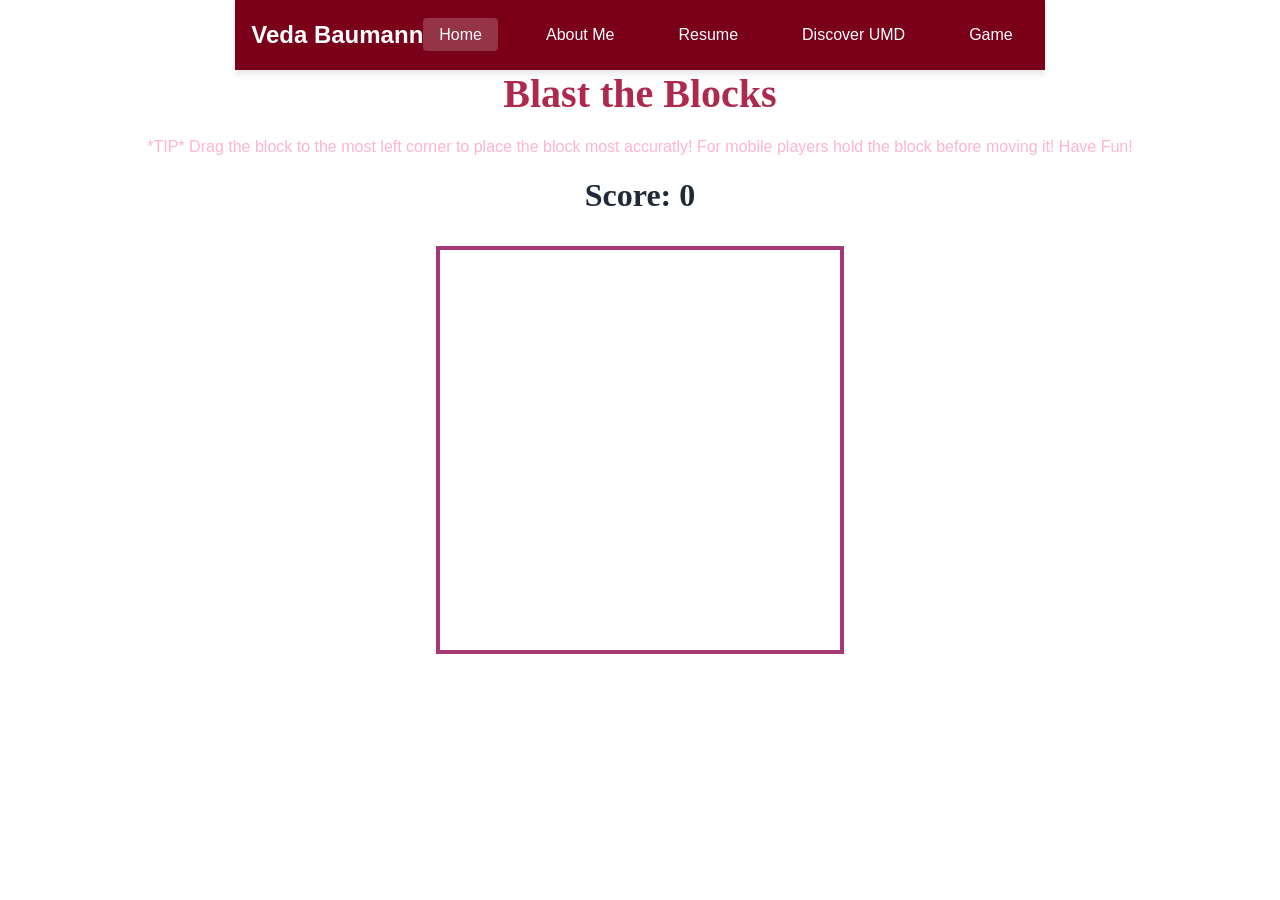
<file: game.html>
<!DOCTYPE html>
<html lang="en">

<head>
    <meta charset="UTF-8">
    <meta name="viewport" content="width=device-width, initial-scale=1.0">
    <meta name="description" content="Veda - About Me, hobbies, interests, career goals">
    <title>Veda Baumann - Game | Personal Portfolio</title>

    <link rel="stylesheet" href="css/style.css">

    <style>
        body { 
            display: flex; 
            flex-direction: column; 
            align-items: center; 
            background-color: #ffffff; 
            color: #a63875; 
        }
        #gameCanvas { 
            background-color: #ffffff; 
            border: 4px solid #a63875; 
        }
        .piece-container { 
            display: flex; 
            margin-top: 10px; 
        }
    </style>
</head>

<body>

    <!-- NAVIGATION -->
    <nav class="navbar">
        <div class="container">
            <!-- Logo/Your Name (links to home) -->
            <div class="logo">
                <a href="index.html">
                    <!-- ACTION REQUIRED: Replace [YOUR NAME] with your actual name -->
                    Veda Baumann
                </a>
            </div>

            <!-- Navigation Links -->
            <ul class="nav-menu">
                <li><a href="index.html" class="active">Home</a></li>
                <li><a href="about.html">About Me</a></li>
                <li><a href="resume.html">Resume</a></li>
                <li><a href="discover-umd.html">Discover UMD</a></li>
                <!-- OPTIONAL: If you do the extra credit game page, add link here -->
                <li><a href="game.html">Game</a></li>
            </ul>

            <!-- Hamburger Menu Icon (for mobile - handled by JavaScript) -->
            <div class="hamburger">
                <span></span>
                <span></span>
                <span></span>
            </div>
        </div>
    </nav>

    <h1 style="color: rgb(173, 41, 77);">Blast the Blocks</h1>
    <p style="color: rgb(255, 180, 208);">*TIP* Drag the block to the most left corner to place the block most accuratly! For mobile players hold the block before moving it! Have Fun!
    </p>
    <canvas id="gameCanvas" width="400" height="400"></canvas>
    <div class="piece-container" id="pieces"></div>

    <script src="game.js"></script>
</body>
</html>
</file>
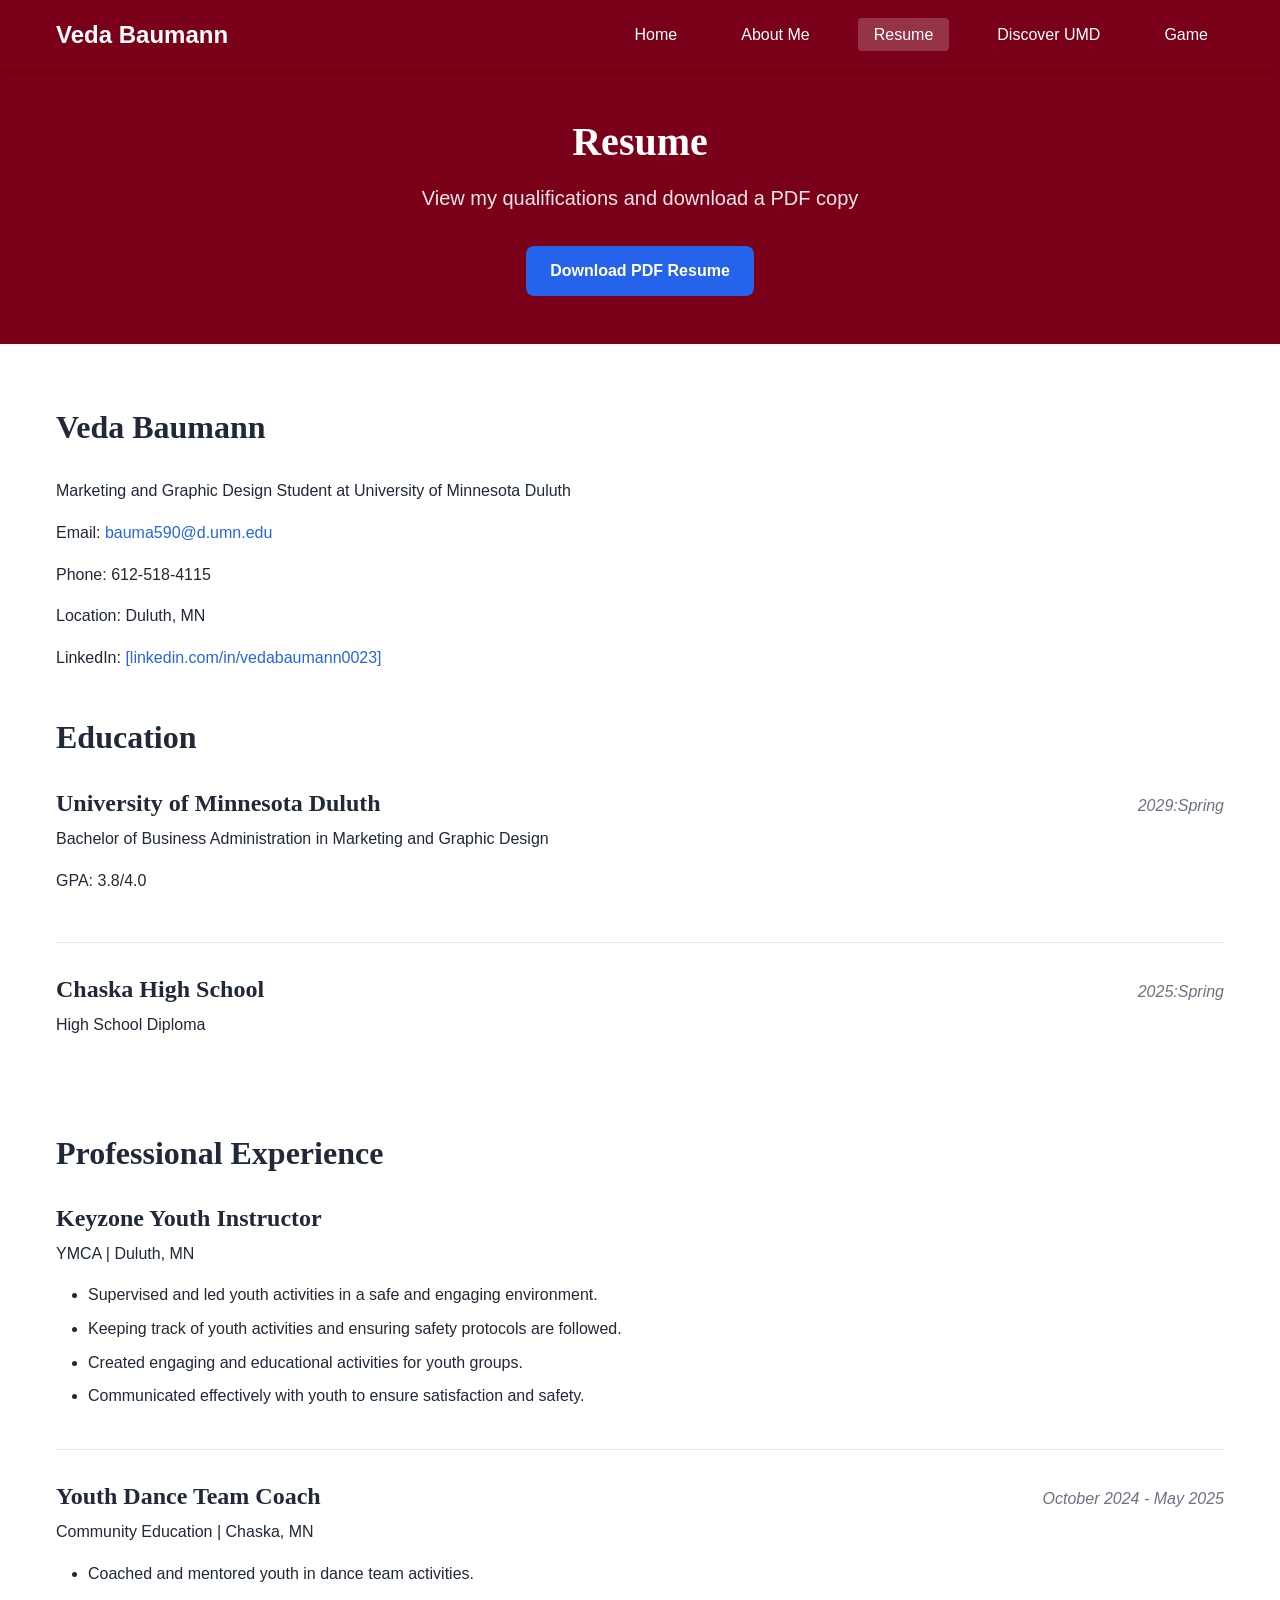
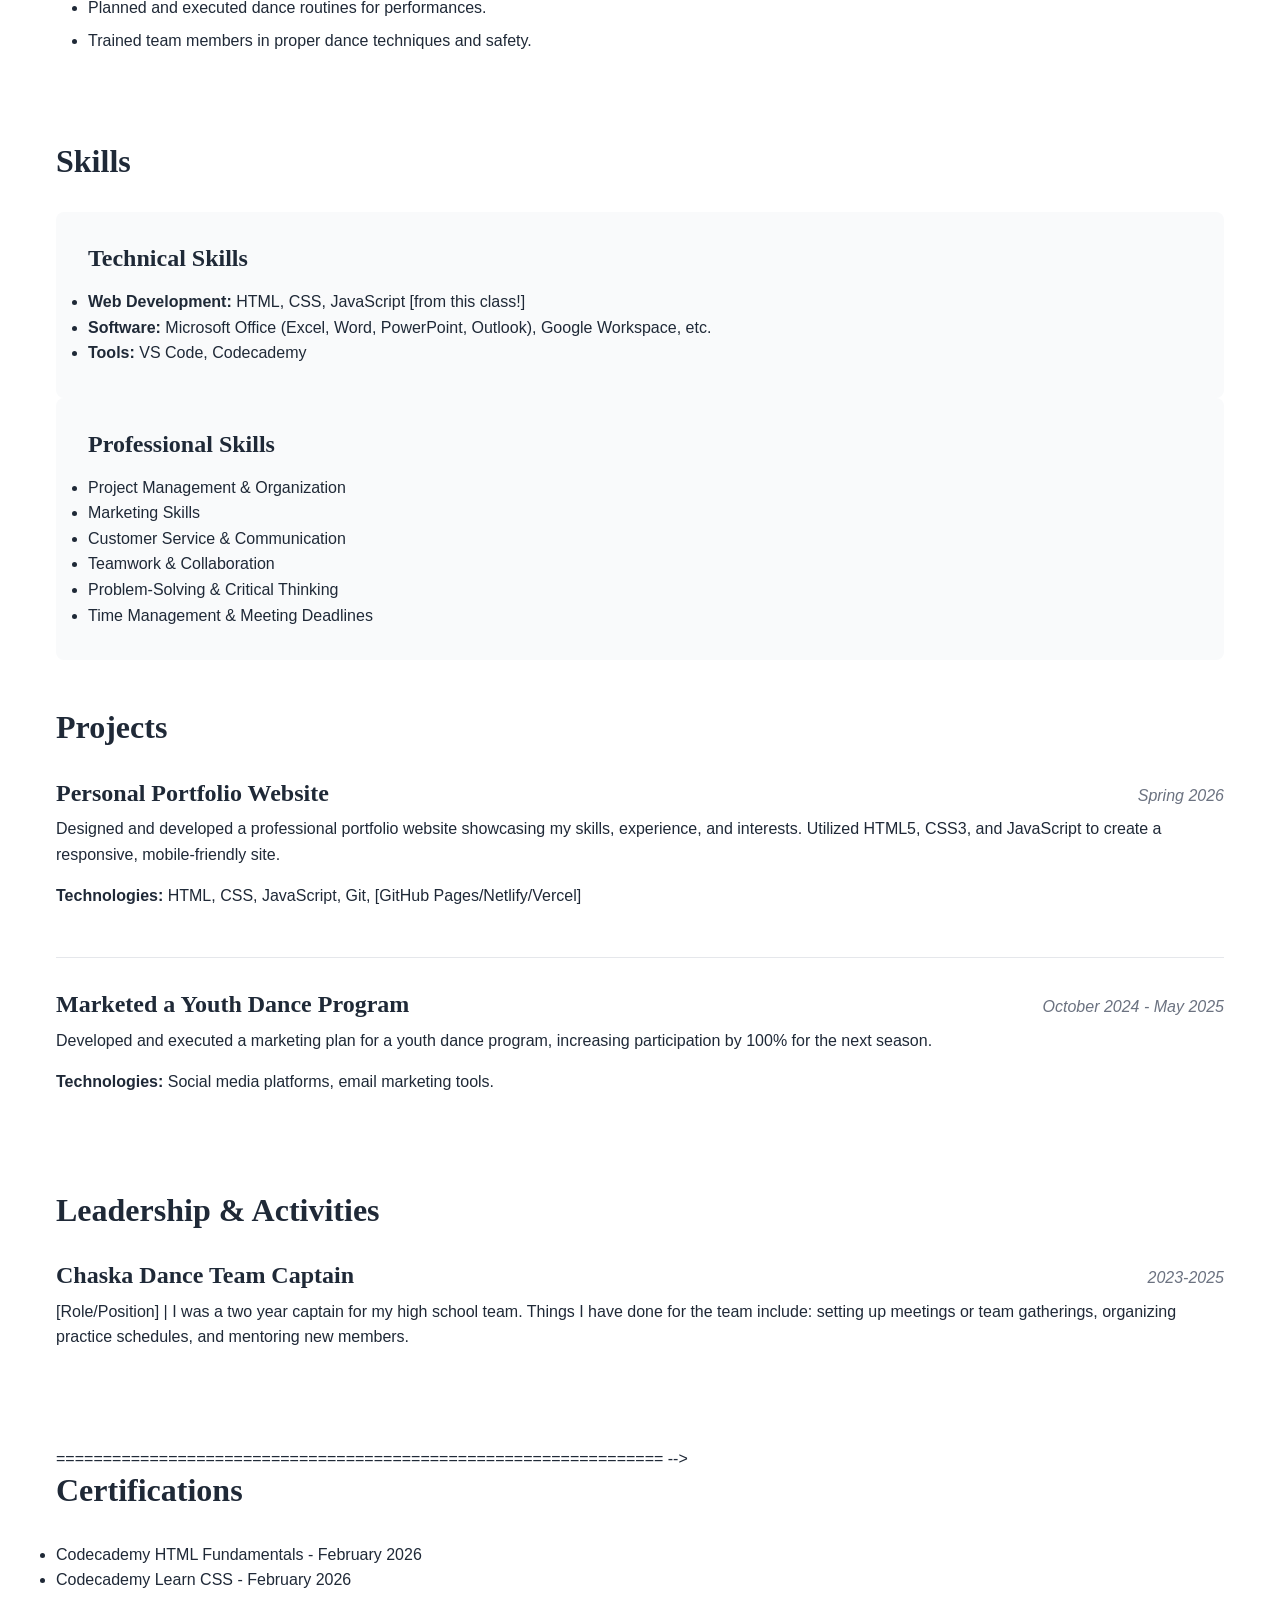
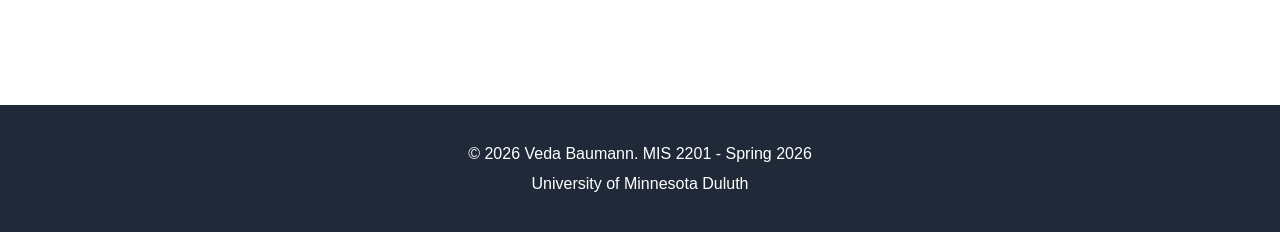
<file: resume.html>
<!DOCTYPE html>

<html lang="en">

<head>
    <meta charset="UTF-8">
    <meta name="viewport" content="width=device-width, initial-scale=1.0">
    <meta name="description" content="[YOUR NAME] - Professional Resume">

    <title>Veda Baumann - Resume | Personal Portfolio</title>

    <link rel="stylesheet" href="css/style.css">
</head>

<body>

    <nav class="navbar">
        <div class="container">
            <div class="logo">
                <a href="index.html">
                   
                    Veda Baumann
                </a>
            </div>

            <ul class="nav-menu">
                <li><a href="index.html" class="active">Home</a></li>
                <li><a href="about.html">About Me</a></li>
                <li><a href="resume.html">Resume</a></li>
                <li><a href="discover-umd.html">Discover UMD</a></li>
                <li><a href="game.html">Game</a></li>
            </ul>

            <div class="hamburger">
                <span></span>
                <span></span>
                <span></span>
            </div>
        </div>
    </nav>

    <header class="page-header resume-header">
        <div class="container">
            <h1>Resume</h1>
            <p>View my qualifications and download a PDF copy</p>

            <a href="assets/VedaBaumannResume.pdf" download class="btn btn-download">
                Download PDF Resume
            </a>
        
        </div>
    </header>

    <section class="resume-content">
        <div class="container">

            <div class="resume-section contact-info">
                <h2>Veda Baumann</h2>
                <p class="job-title">Marketing and Graphic Design Student at University of Minnesota Duluth</p>

                <div class="contact-details">
                    <p>Email: <a href="mailto:bauma590@d.umn.edu">bauma590@d.umn.edu</a></p>
                 
                    <p>Phone: 612-518-4115</p>
                
                    <p>Location: Duluth, MN</p>

                    <p>LinkedIn: <a href="https://www.linkedin.com/in/vedabaumann0023"
                            target="_blank">[linkedin.com/in/vedabaumann0023]</a></p>
                  
                </div>
            </div>

           
            <div class="resume-section education">
                <h2>Education</h2>

                <div class="resume-item">
                    <div class="item-header">
                        <h3>University of Minnesota Duluth</h3>
                        <span class="date">2029:Spring</span>
                      
                    </div>
                    <p class="degree">Bachelor of Business Administration in Marketing and Graphic Design</p>
                

                    <p class="gpa">GPA: 3.8/4.0</p>
                    

                

                   
                </div>

                
                <div class="resume-item">
                    <div class="item-header">
                        <h3>Chaska High School</h3>
                        <span class="date">2025:Spring</span>
                    </div>
                    <p>High School Diploma</p>
                </div>
                
            </div>

            <div class="resume-section experience">
                <h2>Professional Experience</h2>

                <div class="resume-item">
                    <div class="item-header">
                        <h3>Keyzone Youth Instructor</h3>
                      
                    </div>
                    <p class="company">YMCA | Duluth, MN</p>

                    <ul class="responsibilities">
                        <li>Supervised and led youth activities in a safe and engaging environment.</li>
                        <li>Keeping track of youth activities and ensuring safety protocols are followed.</li>
                        <li>Created engaging and educational activities for youth groups.</li>
                        <li>Communicated effectively with youth to ensure satisfaction and safety.</li>
                    </ul>
                </div>

                <div class="resume-item">
                    <div class="item-header">
                        <h3>Youth Dance Team Coach</h3>
                        <span class="date">October 2024 - May 2025</span>
                    </div>
                    <p class="company">Community Education | Chaska, MN</p>
                    <ul class="responsibilities">
                        <li>Coached and mentored youth in dance team activities.</li>
                        <li>Planned and executed dance routines for performances.</li>
                        <li>Trained team members in proper dance techniques and safety.</li>
                    </ul>
                </div>

            </div>

            <div class="resume-section skills">
                <h2>Skills</h2>

                <div class="skill-category">
                    <h3>Technical Skills</h3>
                    <ul>
                        <li><strong>Web Development:</strong> HTML, CSS, JavaScript [from this class!]</li>
                       
                        <li><strong>Software:</strong> Microsoft Office (Excel, Word, PowerPoint, Outlook), Google
                            Workspace, etc.</li>
                      
                        <li><strong>Tools:</strong> VS Code, Codecademy</li>
                   
                    </ul>
                </div>

                <div class="skill-category">
                    <h3>Professional Skills</h3>
                    <ul>
                        <li>Project Management & Organization</li>
                        <li>Marketing Skills</li>
                        <li>Customer Service & Communication</li>
                        <li>Teamwork & Collaboration</li>
                        <li>Problem-Solving & Critical Thinking</li>
                        <li>Time Management & Meeting Deadlines</li>
                       
                    </ul>
                </div>
            </div>

            <div class="resume-section projects">
                <h2>Projects</h2>

                <div class="resume-item">
                    <div class="item-header">
                        <h3>Personal Portfolio Website</h3>
                        <span class="date">Spring 2026</span>
                    </div>
                    <p>Designed and developed a professional portfolio website showcasing my skills, experience, and
                        interests.
                        Utilized HTML5, CSS3, and JavaScript to create a responsive, mobile-friendly site.</p>
                    <p><strong>Technologies:</strong> HTML, CSS, JavaScript, Git, [GitHub Pages/Netlify/Vercel]</p>
                   
                </div>

                <div class="resume-item">
                    <div class="item-header">
                        <h3>Marketed a Youth Dance Program</h3>
                        <span class="date">October 2024 - May 2025</span>
                    </div>
                    <p>Developed and executed a marketing plan for a youth dance program, increasing participation by 100% for the next season.</p>
                    <p><strong>Technologies:</strong> Social media platforms, email marketing tools.</p>
                </div>

            </div>

            <div class="resume-section activities">
                <h2>Leadership & Activities</h2>

                <div class="resume-item">
                    <div class="item-header">
                        <h3>Chaska Dance Team Captain</h3>
                        <span class="date">2023-2025</span>
                    </div>
                    <p>[Role/Position] | I was a two year captain for my high school team. Things I have done for the team include: setting up meetings or team gatherings, organizing practice schedules, and mentoring new members.</p>
                </div>

            </div>

                 ================================================================= -->
            <div class="resume-section certifications">
                <h2>Certifications</h2>
                <ul>
                    <li>Codecademy HTML Fundamentals - February 2026</li>
                    <li>Codecademy Learn CSS - February 2026</li>
                   
                </ul>
                
            </div>

        </div>
    </section>

    <footer>
        <div class="container">
            <p>&copy; 2026 Veda Baumann. MIS 2201 - Spring 2026</p>
            <p>University of Minnesota Duluth</p>
        </div>
    </footer>

    <script src="js/script.js"></script>

</body>

</html>

<!-- ==================================================================================
     SUBMISSION CHECKLIST FOR resume.html (Resume Page)
     ==================================================================================
     
     Before submitting, verify YOU HAVE:
     ✓ Created a PDF version of your resume and saved it in assets/ folder
     ✓ Updated PDF download button with correct filename
     ✓ Filled in ALL resume sections with YOUR information
     ✓ Contact information (email, phone, LinkedIn)
     ✓ Education section (UMD degree, expected graduation, GPA if 3.0+)
     ✓ Work experience (at least one job/internship/volunteer role)
     ✓ Skills section (technical and professional)
     ✓ Included this website project in Projects section
     ✓ Used action verbs and quantified achievements
     ✓ Proofread for typos and grammar errors
     ✓ Professional formatting maintained
     ✓ Tested PDF download button works
     ✓ Page looks good on desktop and mobile
     
     GRADING: This page is worth 5 points out of 22 total for Required Pages
     
     RESUME TIPS:
     - Keep resume to ONE PAGE (employers spend 6-10 seconds scanning resumes)
     - Use consistent formatting (same font sizes, spacing, bullet styles)
     - Focus on achievements and results, not just job duties
     - Tailor your resume to your target industry/roles
     - No personal information (age, marital status, photo on resume itself)
     - Save your PDF with a professional name: "FirstName-LastName-Resume.pdf"
     
     PDF FILE CHECK:
     ✓ File is actually PDF format (not .doc or .docx)
     ✓ File size is under 2MB
     ✓ PDF is readable and properly formatted
     ✓ PDF saved in assets/ folder
     ✓ Filename is professional (FirstName-LastName-Resume.pdf)
     
     ================================================================================== -->
</file>
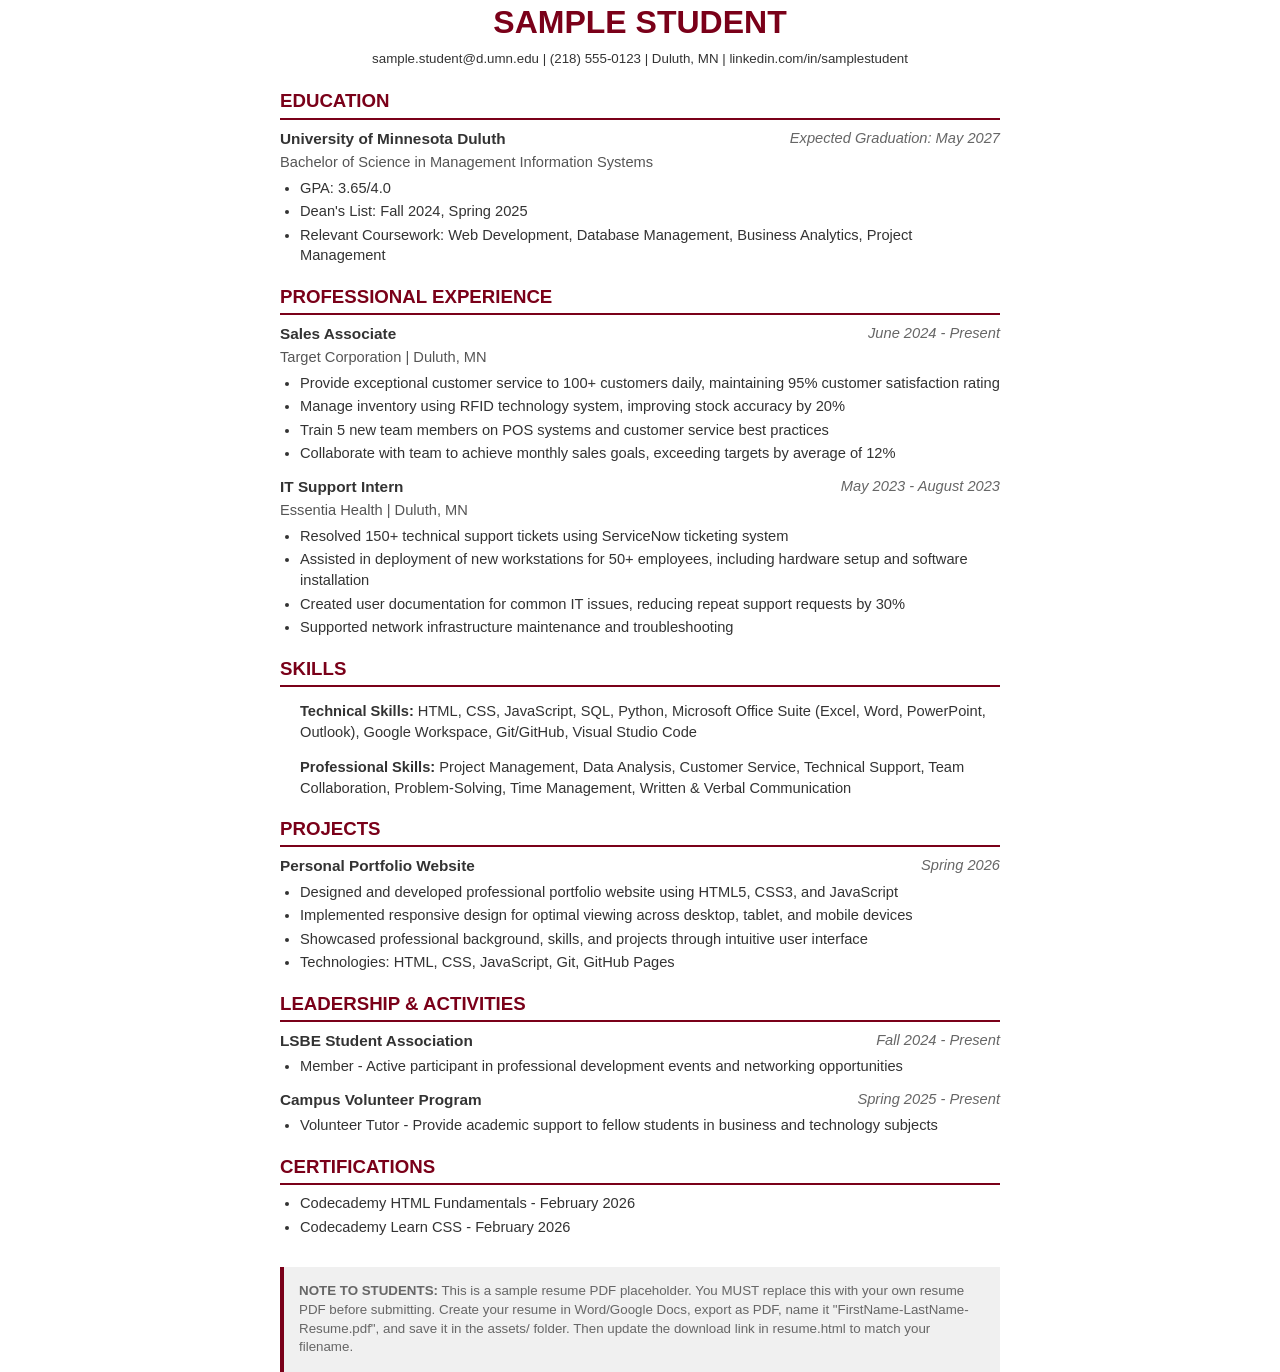
<file: assets/temp-resume.html>
<!DOCTYPE html>
<html>

<head>
    <meta charset="UTF-8">
    <title>Sample Student Resume</title>
    <style>
        @page {
            size: letter;
            margin: 0.5in;
        }

        body {
            font-family: 'Arial', sans-serif;
            font-size: 11pt;
            line-height: 1.4;
            color: #333;
            max-width: 7.5in;
            margin: 0 auto;
        }

        h1 {
            text-align: center;
            font-size: 24pt;
            margin: 0 0 5px 0;
            color: #7a0019;
        }

        .contact {
            text-align: center;
            margin-bottom: 20px;
            font-size: 10pt;
        }

        .contact a {
            color: #333;
            text-decoration: none;
        }

        h2 {
            font-size: 14pt;
            border-bottom: 2px solid #7a0019;
            padding-bottom: 3px;
            margin-top: 18px;
            margin-bottom: 8px;
            color: #7a0019;
        }

        .job-header {
            display: flex;
            justify-content: space-between;
            margin-bottom: 3px;
        }

        .job-title {
            font-weight: bold;
            font-size: 11.5pt;
        }

        .date {
            font-style: italic;
            color: #666;
        }

        .company {
            margin-bottom: 5px;
            color: #555;
        }

        ul {
            margin: 5px 0 12px 20px;
            padding: 0;
        }

        li {
            margin-bottom: 3px;
        }

        .skills-grid {
            margin-left: 20px;
        }

        .note {
            margin-top: 30px;
            padding: 15px;
            background-color: #f0f0f0;
            border-left: 4px solid #7a0019;
            font-size: 10pt;
            color: #666;
        }
    </style>
</head>

<body>
    <h1>SAMPLE STUDENT</h1>
    <div class="contact">
        sample.student@d.umn.edu | (218) 555-0123 | Duluth, MN |
        <a href="https://linkedin.com/in/samplestudent">linkedin.com/in/samplestudent</a>
    </div>

    <h2>EDUCATION</h2>
    <div class="job-header">
        <span class="job-title">University of Minnesota Duluth</span>
        <span class="date">Expected Graduation: May 2027</span>
    </div>
    <div class="company">Bachelor of Science in Management Information Systems</div>
    <ul>
        <li>GPA: 3.65/4.0</li>
        <li>Dean's List: Fall 2024, Spring 2025</li>
        <li>Relevant Coursework: Web Development, Database Management, Business Analytics, Project Management</li>
    </ul>

    <h2>PROFESSIONAL EXPERIENCE</h2>
    <div class="job-header">
        <span class="job-title">Sales Associate</span>
        <span class="date">June 2024 - Present</span>
    </div>
    <div class="company">Target Corporation | Duluth, MN</div>
    <ul>
        <li>Provide exceptional customer service to 100+ customers daily, maintaining 95% customer satisfaction rating
        </li>
        <li>Manage inventory using RFID technology system, improving stock accuracy by 20%</li>
        <li>Train 5 new team members on POS systems and customer service best practices</li>
        <li>Collaborate with team to achieve monthly sales goals, exceeding targets by average of 12%</li>
    </ul>

    <div class="job-header">
        <span class="job-title">IT Support Intern</span>
        <span class="date">May 2023 - August 2023</span>
    </div>
    <div class="company">Essentia Health | Duluth, MN</div>
    <ul>
        <li>Resolved 150+ technical support tickets using ServiceNow ticketing system</li>
        <li>Assisted in deployment of new workstations for 50+ employees, including hardware setup and software
            installation</li>
        <li>Created user documentation for common IT issues, reducing repeat support requests by 30%</li>
        <li>Supported network infrastructure maintenance and troubleshooting</li>
    </ul>

    <h2>SKILLS</h2>
    <div class="skills-grid">
        <p><strong>Technical Skills:</strong> HTML, CSS, JavaScript, SQL, Python, Microsoft Office Suite (Excel, Word,
            PowerPoint, Outlook), Google Workspace, Git/GitHub, Visual Studio Code</p>
        <p><strong>Professional Skills:</strong> Project Management, Data Analysis, Customer Service, Technical Support,
            Team Collaboration, Problem-Solving, Time Management, Written & Verbal Communication</p>
    </div>

    <h2>PROJECTS</h2>
    <div class="job-header">
        <span class="job-title">Personal Portfolio Website</span>
        <span class="date">Spring 2026</span>
    </div>
    <ul>
        <li>Designed and developed professional portfolio website using HTML5, CSS3, and JavaScript</li>
        <li>Implemented responsive design for optimal viewing across desktop, tablet, and mobile devices</li>
        <li>Showcased professional background, skills, and projects through intuitive user interface</li>
        <li>Technologies: HTML, CSS, JavaScript, Git, GitHub Pages</li>
    </ul>

    <h2>LEADERSHIP & ACTIVITIES</h2>
    <div class="job-header">
        <span class="job-title">LSBE Student Association</span>
        <span class="date">Fall 2024 - Present</span>
    </div>
    <ul>
        <li>Member - Active participant in professional development events and networking opportunities</li>
    </ul>

    <div class="job-header">
        <span class="job-title">Campus Volunteer Program</span>
        <span class="date">Spring 2025 - Present</span>
    </div>
    <ul>
        <li>Volunteer Tutor - Provide academic support to fellow students in business and technology subjects</li>
    </ul>

    <h2>CERTIFICATIONS</h2>
    <ul>
        <li>Codecademy HTML Fundamentals - February 2026</li>
        <li>Codecademy Learn CSS - February 2026</li>
    </ul>

    <div class="note">
        <strong>NOTE TO STUDENTS:</strong> This is a sample resume PDF placeholder. You MUST replace this with your own
        resume PDF before submitting. Create your resume in Word/Google Docs, export as PDF, name it
        "FirstName-LastName-Resume.pdf", and save it in the assets/ folder. Then update the download link in resume.html
        to match your filename.
    </div>
</body>

</html>
</file>
<file: css/style.css>
/* ==================================================================================
   MIS 2201 PHASE 1: PERSONAL WEBSITE STYLESHEET
   ==================================================================================
   
   FILE: style.css
   PURPOSE: Main stylesheet for your personal portfolio website
   
   WHAT THIS FILE DOES:
   - Controls all visual styling (colors, fonts, layouts, spacing)
   - Makes your website responsive (looks good on phones, tablets, desktops)
   - Creates animations and interactive effects
   - Ensures consistent design across all pages
   
   ================================================================================== 
   
   CSS BASICS FOR STUDENTS
   ==================================================================================
   
   CSS (Cascading Style Sheets) controls how your HTML looks. It uses "selectors"
   to target HTML elements and apply styles to them.
   
   ANATOMY OF A CSS RULE:
   ```
   selector {
       property: value;
       another-property: another-value;
   }
   ```
   
   EXAMPLE:
   ```
   h1 {
       color: red;
       font-size: 24px;
   }
   ```
   This makes all <h1> headings red and 24 pixels tall.
   
   ================================================================================== 
   
   CUSTOMIZING THIS STYLESHEET
   ==================================================================================
   
   YOU DON'T NEED TO MODIFY THIS FILE TO COMPLETE THE PROJECT!
   
   However, if you want to customize your website's appearance, here are the
   easiest ways to do it:
   
   1. CHANGE COLORS (See CSS Variables section below)
      - Scroll down to :root { } section
      - Change the color values
      - Example: Change --primary-color from #7a0019 to #ff0000 for red
   
   2. CHANGE FONTS
      - Find the --font-primary and --font-heading variables
      - Replace with different font families
      - Example: --font-primary: 'Arial', sans-serif;
   
   3. ADJUST SPACING
      - Modify the --spacing variables to make things closer or further apart
   
   4. CHANGE BORDER RADIUS
      - Adjust --radius variables to make corners more or less rounded
   
   Make changes carefully and test in your browser after each change!
   
   ================================================================================== 
   
   CSS VARIABLES (Custom Properties)
   ==================================================================================
   
   CSS Variables let you define values once and reuse them throughout the file.
   This makes it easy to change colors, fonts, or spacing in one place.
   
   HOW TO USE:
   - Define: --variable-name: value; (in :root)
   - Use: var(--variable-name) anywhere in the file
   
   EXAMPLE:
   ```
   :root {
       --my-color: blue;
   }
   
   h1 {
       color: var(--my-color);  (h1 will be blue)
   }
   ```
   
   TIP: Change the values below to customize your entire website's look!

==================================================================================*/

/* ===== CSS VARIABLES ===== */
:root {
    /* Colors - Customize these! */
    --primary-color: #7a0019;
    /* UMD Maroon */
    --secondary-color: #ffcc33;
    /* UMD Gold */
    --accent-color: #2563eb;
    /* Blue accent */
    --text-primary: #1f2937;
    /* Dark gray */
    --text-secondary: #6b7280;
    /* Medium gray */
    --background: #ffffff;
    /* White */
    --background-light: #f9fafb;
    /* Light gray */
    --border-color: #e5e7eb;
    /* Border gray */

    /* Fonts */
    --font-primary: 'Segoe UI', Tahoma, Geneva, Verdana, sans-serif;
    --font-heading: 'Georgia', serif;

    /* Spacing */
    --spacing-xs: 0.5rem;
    --spacing-sm: 1rem;
    --spacing-md: 2rem;
    --spacing-lg: 3rem;
    --spacing-xl: 4rem;

    /* Border Radius */
    --radius-sm: 0.25rem;
    --radius-md: 0.5rem;
    --radius-lg: 1rem;

    /* Shadows */
    --shadow-sm: 0 1px 2px rgba(0, 0, 0, 0.05);
    --shadow-md: 0 4px 6px rgba(0, 0, 0, 0.1);
    --shadow-lg: 0 10px 15px rgba(0, 0, 0, 0.1);
}

/* ===== RESET & BASE STYLES ===== */
* {
    margin: 0;
    padding: 0;
    box-sizing: border-box;
}

html {
    scroll-behavior: smooth;
}

body {
    font-family: var(--font-primary);
    color: var(--text-primary);
    line-height: 1.6;
    background-color: var(--background);
}

.container {
    max-width: 1200px;
    margin: 0 auto;
    padding: 0 var(--spacing-sm);
}

/* ===== TYPOGRAPHY ===== */
h1,
h2,
h3,
h4,
h5,
h6 {
    font-family: var(--font-heading);
    line-height: 1.2;
    margin-bottom: var(--spacing-sm);
    color: var(--text-primary);
}

h1 {
    font-size: 2.5rem;
}

h2 {
    font-size: 2rem;
    margin-bottom: var(--spacing-md);
}

h3 {
    font-size: 1.5rem;
}

p {
    margin-bottom: var(--spacing-sm);
}

a {
    color: var(--accent-color);
    text-decoration: none;
    transition: color 0.3s ease;
}

a:hover {
    color: var(--primary-color);
    text-decoration: underline;
}

/* ===== NAVIGATION ===== */
.navbar {
    background-color: var(--primary-color);
    color: white;
    padding: var(--spacing-sm) 0;
    box-shadow: var(--shadow-md);
    position: sticky;
    top: 0;
    z-index: 1000;
}

.navbar .container {
    display: flex;
    justify-content: space-between;
    align-items: center;
}

.logo a {
    color: white;
    font-size: 1.5rem;
    font-weight: bold;
    text-decoration: none;
}

.nav-menu {
    display: flex;
    list-style: none;
    gap: var(--spacing-md);
}

.nav-menu a {
    color: white;
    padding: 0.5rem 1rem;
    border-radius: var(--radius-sm);
    transition: background-color 0.3s ease;
}

.nav-menu a:hover,
.nav-menu a.active {
    background-color: rgba(255, 255, 255, 0.2);
    text-decoration: none;
}

/* Hamburger Menu (Mobile) */
.hamburger {
    display: none;
    flex-direction: column;
    cursor: pointer;
    gap: 4px;
}

.hamburger span {
    width: 25px;
    height: 3px;
    background-color: white;
    transition: 0.3s;
}

/* ===== HERO SECTION ===== */
.hero {
    background: linear-gradient(135deg, var(--primary-color) 0%, var(--accent-color) 100%);
    color: white;
    padding: var(--spacing-xl) 0;
    text-align: center;
}

.hero-content {
    max-width: 800px;
    margin: 0 auto;
}

.headshot {
    width: 300px;
    height: auto;
    border-radius: 50%;
    object-fit: cover;
    border: 5px solid white;
    box-shadow: var(--shadow-lg);
    margin-bottom: var(--spacing-md);
}

.hero h1 {
    color: white;
    margin-bottom: var(--spacing-sm);
}

.intro {
    font-size: 1.25rem;
    max-width: 600px;
    margin: 0 auto;
}

/* ===== SECTIONS ===== */
section {
    padding: var(--spacing-xl) 0;
}

section:nth-child(even) {
    background-color: var(--background-light);
}

.page-header {
    background-color: var(--primary-color);
    color: white;
    padding: var(--spacing-lg) 0;
    text-align: center;
}

.page-header h1 {
    color: white;
}

.page-header p {
    font-size: 1.25rem;
    opacity: 0.9;
}

/* ===== BUTTONS ===== */
.btn {
    display: inline-block;
    padding: 0.75rem 1.5rem;
    border-radius: var(--radius-md);
    font-weight: bold;
    text-decoration: none;
    transition: all 0.3s ease;
    cursor: pointer;
    border: none;
}

.btn-primary {
    background-color: var(--primary-color);
    color: white;
}

.btn-primary:hover {
    background-color: #5a0013;
    text-decoration: none;
    transform: translateY(-2px);
    box-shadow: var(--shadow-lg);
}

.btn-secondary {
    background-color: var(--secondary-color);
    color: var(--text-primary);
}

.btn-secondary:hover {
    background-color: #e6b800;
    text-decoration: none;
    transform: translateY(-2px);
}

.btn-download {
    background-color: var(--accent-color);
    color: white;
    margin-top: var(--spacing-sm);
}

.btn-download:hover {
    background-color: #1d4ed8;
    text-decoration: none;
}

/* ===== GRIDS ===== */
.hobby-grid,
.highlights-grid,
.reasons-grid,
.facts-grid,
.skills-grid {
    display: grid;
    grid-template-columns: repeat(auto-fit, minmax(250px, 1fr));
    gap: var(--spacing-md);
    margin-top: var(--spacing-md);
}

/* ===== CARDS ===== */
.hobby-card,
.reason-card,
.highlight-item,
.highlight-card,
.company-card {
    background: white;
    padding: var(--spacing-md);
    border-radius: var(--radius-lg);
    box-shadow: var(--shadow-md);
    transition: transform 0.3s ease, box-shadow 0.3s ease;
}

.hobby-card:hover,
.reason-card:hover,
.highlight-item:hover,
.highlight-card:hover {
    transform: translateY(-5px);
    box-shadow: var(--shadow-lg);
}

.hobby-card img {
    width: 100%;
    height: 200px;
    object-fit: cover;
    border-radius: var(--radius-md);
    margin-bottom: var(--spacing-sm);
}

.highlight-item img,
.highlight-card img {
    width: 100%;
    height: auto;
    border-radius: var(--radius-md);
    margin-bottom: var(--spacing-sm);
}

.reason-card .icon {
    font-size: 3rem;
    margin-bottom: var(--spacing-sm);
}

/* ===== VIDEO CONTAINERS ===== */
.video-container {
    position: relative;
    padding-bottom: 56.25%;
    /* 16:9 Aspect Ratio */
    height: 0;
    overflow: hidden;
    max-width: 800px;
    margin: var(--spacing-md) auto;
    border-radius: var(--radius-lg);
    box-shadow: var(--shadow-lg);
}

.video-container iframe,
.video-container video {
    position: absolute;
    top: 0;
    left: 0;
    width: 100%;
    height: 100%;
}

/* ===== RESUME SPECIFIC ===== */
.resume-section {
    margin-bottom: var(--spacing-lg);
}

.resume-item {
    margin-bottom: var(--spacing-md);
    padding-bottom: var(--spacing-md);
    border-bottom: 1px solid var(--border-color);
}

.resume-item:last-child {
    border-bottom: none;
}

.item-header {
    display: flex;
    justify-content: space-between;
    align-items: baseline;
    margin-bottom: var(--spacing-xs);
}

.item-header h3 {
    margin-bottom: 0;
}

.date {
    color: var(--text-secondary);
    font-style: italic;
}

.institution {
    color: var(--text-secondary);
    margin-bottom: var(--spacing-sm);
}

.resume-item ul {
    margin-left: var(--spacing-md);
}

.resume-item li {
    margin-bottom: var(--spacing-xs);
}

.skill-category {
    background: var(--background-light);
    padding: var(--spacing-md);
    border-radius: var(--radius-md);
}

/* ===== COMPANIES (About Page) ===== */
.company-card {
    margin-bottom: var(--spacing-md);
}

.company-header {
    display: flex;
    align-items: center;
    gap: var(--spacing-sm);
    margin-bottom: var(--spacing-md);
}

.company-logo {
    width: 80px;
    height: 80px;
    object-fit: contain;
}

.company-details h4 {
    margin-top: var(--spacing-md);
    color: var(--primary-color);
}

.company-details ul {
    margin-left: var(--spacing-md);
}

/* ===== HOBBY DETAILS (About Page) ===== */
.hobby-detail {
    margin-bottom: var(--spacing-lg);
    padding-bottom: var(--spacing-lg);
    border-bottom: 2px solid var(--border-color);
}

.hobby-detail:last-child {
    border-bottom: none;
}

.hobby-images {
    display: grid;
    grid-template-columns: repeat(auto-fit, minmax(250px, 1fr));
    gap: var(--spacing-sm);
    margin: var(--spacing-md) 0;
}

.hobby-images img {
    width: 100%;
    height: 250px;
    object-fit: cover;
    border-radius: var(--radius-md);
}

/* ===== UMD FACTS ===== */
.facts-grid {
    text-align: center;
}

.fact {
    padding: var(--spacing-md);
}

.fact-number {
    font-size: 2.5rem;
    font-weight: bold;
    color: var(--primary-color);
}

.fact-label {
    color: var(--text-secondary);
    font-size: 0.9rem;
}

/* ===== CTA SECTION ===== */
.cta {
    text-align: center;
    padding: var(--spacing-xl) 0;
    background: linear-gradient(135deg, var(--primary-color) 0%, var(--accent-color) 100%);
    color: white;
}

.cta h2,
.cta p {
    color: white;
}

.cta-buttons {
    display: flex;
    gap: var(--spacing-sm);
    justify-content: center;
    margin-top: var(--spacing-md);
}

/* ===== FOOTER ===== */
footer {
    background-color: var(--text-primary);
    color: white;
    text-align: center;
    padding: var(--spacing-md) 0;
}

footer p {
    margin: 0.25rem 0;
}

/* ===== RESPONSIVE DESIGN ===== */
@media (max-width: 768px) {

    /* Mobile navigation */
    .nav-menu {
        position: fixed;
        left: -100%;
        top: 60px;
        flex-direction: column;
        background-color: var(--primary-color);
        width: 100%;
        text-align: center;
        transition: 0.3s;
        box-shadow: var(--shadow-lg);
        padding: var(--spacing-md) 0;
    }

    .nav-menu.active {
        left: 0;
    }

    .hamburger {
        display: flex;
    }

    /* Typography adjustments */
    h1 {
        font-size: 2rem;
    }

    h2 {
        font-size: 1.75rem;
    }

    /* Grid adjustments */
    .hobby-grid,
    .highlights-grid,
    .reasons-grid {
        grid-template-columns: 1fr;
    }

    /* Header adjustments */
    .item-header {
        flex-direction: column;
        align-items: flex-start;
    }

    /* CTA buttons */
    .cta-buttons {
        flex-direction: column;
        align-items: center;
    }

    .btn {
        width: 80%;
    }
}

/* ===== UTILITY CLASSES ===== */
.text-center {
    text-align: center;
}

.mt-1 {
    margin-top: var(--spacing-sm);
}

.mt-2 {
    margin-top: var(--spacing-md);
}

.mt-3 {
    margin-top: var(--spacing-lg);
}

.mb-1 {
    margin-bottom: var(--spacing-sm);
}

.mb-2 {
    margin-bottom: var(--spacing-md);
}

.mb-3 {
    margin-bottom: var(--spacing-lg);
}

/* ===== ANIMATIONS ===== */
@keyframes fadeIn {
    from {
        opacity: 0;
        transform: translateY(20px);
    }

    to {
        opacity: 1;
        transform: translateY(0);
    }
}

.fade-in {
    animation: fadeIn 0.6s ease-out;
}
</file>
